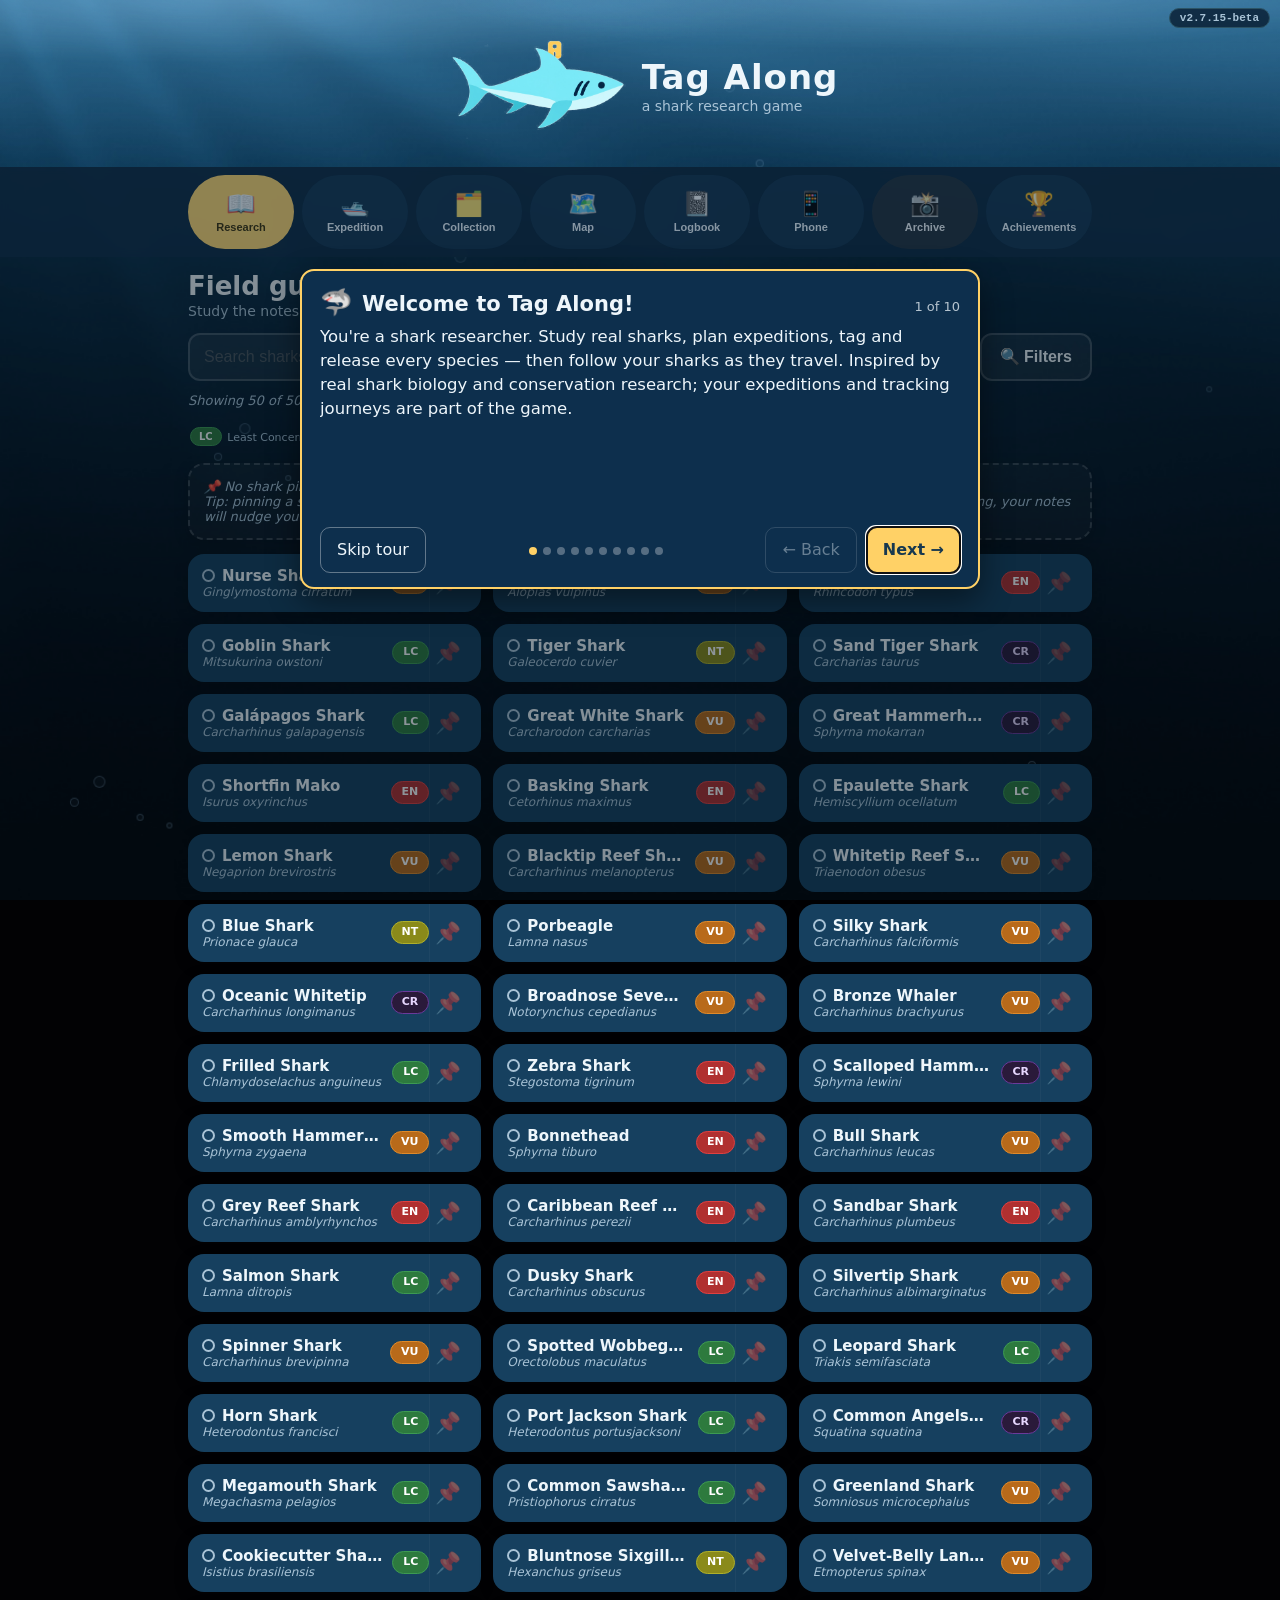
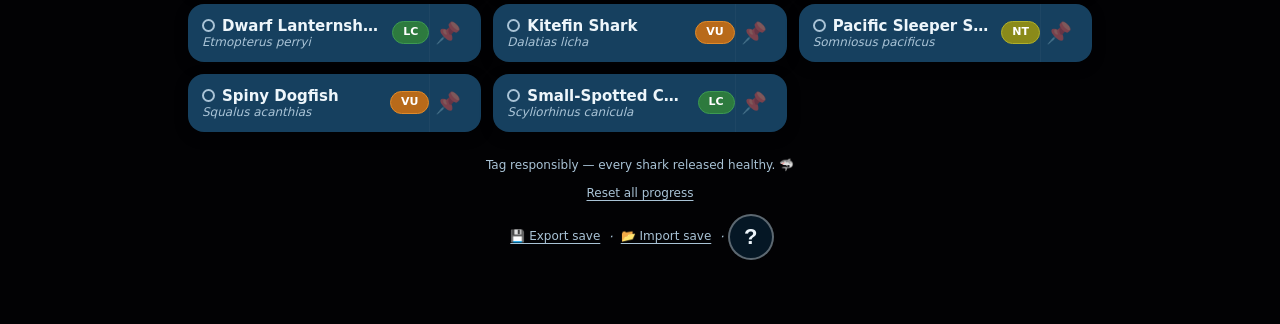
<file: index.html>
<!DOCTYPE html>
<html lang="en">
<head>
  <meta charset="UTF-8" />
  <meta name="viewport" content="width=device-width, initial-scale=1, viewport-fit=cover" />
  <meta name="theme-color" content="#17517e" />
  <title>Tag Along — a shark research game</title>
  <link rel="stylesheet" href="style.css" />
</head>
<body>
  <div class="ocean-decor" aria-hidden="true">
    <div class="surface-shimmer"></div>
    <video id="sun-video" class="sun-video" autoplay muted loop playsinline preload="auto" aria-hidden="true"></video>
    <img id="sun-still" class="sun-still" alt="" aria-hidden="true">
    <div class="bubbles"><span></span><span></span><span></span><span></span><span></span><span></span><span></span><span></span><span></span><span></span><span></span><span></span><span></span><span></span><span></span><span></span><span></span><span></span><span></span><span></span><span></span><span></span><span></span><span></span><span></span><span></span></div>
  </div>
  <div class="build-tag" id="buildTag" title="Build version"></div>
  <div class="app">
    <header class="topbar">
      <img src="assets/logo.png" alt="Tag Along logo" class="site-logo">
      <div class="topbar-text">
        <h1>Tag Along</h1>
        <p class="subtitle">a shark research game</p>
      </div>
    </header>

    <nav class="tabs" aria-label="Game sections">
      <button class="tab active" data-tab="research" type="button"><span class="tab-stack"><span class="tab-icon">📖</span><span class="tab-label">Research</span></span></button>
      <button class="tab" data-tab="expedition" type="button"><span class="tab-stack"><span class="tab-icon">🛥️</span><span class="tab-label">Expedition</span></span></button>
      <button class="tab" data-tab="collection" type="button"><span class="tab-stack"><span class="tab-icon">🗂️</span><span class="tab-label">Collection</span></span></button>
      <button class="tab" data-tab="map" type="button"><span class="tab-stack"><span class="tab-icon">🗺️</span><span class="tab-label">Map</span></span></button>
      <button class="tab" data-tab="logbook" type="button"><span class="tab-stack"><span class="tab-icon">📓</span><span class="tab-label">Logbook</span></span></button>
      <button class="tab" data-tab="phone" type="button"><span class="tab-stack"><span class="tab-icon">📱<span id="msgBadge" class="phone-badge hidden">0</span></span><span class="tab-label">Phone</span></span></button>
      <button class="tab tab-locked" data-tab="archive" type="button" disabled aria-disabled="true"><span class="tab-stack"><span class="tab-icon">📸</span><span class="tab-label">Archive<span class="tab-badge hidden" aria-label="new photo">●</span></span></span></button>
      <button class="tab" data-tab="achievements" type="button"><span class="tab-stack"><span class="tab-icon">🏆</span><span class="tab-label">Achievements</span></span></button>
    </nav>

    <!-- v2.7.2: the welcome tour. The card parks in one fixed spot
         under the tab bar for all ten slides; a yellow arrow below
         the tab bar points at the tab being explained. Shows once on
         first visit; the ? button by the save controls replays it. -->
    <div id="tourScrim" class="tour-scrim hidden" aria-hidden="true"></div>
    <div id="tourOverlay" class="tour-overlay hidden" role="dialog" aria-modal="true" aria-label="How to play — a quick tour">
      <div class="tour-card">
        <div class="tour-head">
          <span id="tourIcon" class="tour-icon" aria-hidden="true"></span>
          <h3 id="tourTitle"></h3>
          <span id="tourCount" class="tour-count"></span>
        </div>
        <p id="tourText" class="tour-text"></p>
        <div class="tour-nav">
          <button id="tourSkip" class="tour-btn-ghost" type="button">Skip tour</button>
          <span id="tourDots" class="tour-dots" aria-hidden="true"></span>
          <button id="tourBack" class="tour-btn-ghost" type="button">← Back</button>
          <button id="tourNext" class="tour-btn-main" type="button">Next →</button>
        </div>
      </div>
    </div>
    <div id="tourTabArrow" class="tour-tab-arrow" aria-hidden="true"></div>

    <main>
      <!-- RESEARCH — a true field guide -->
      <section id="tab-research" class="panel active">
        <div class="section-head">
          <h2>Field guide</h2>
          <p>Study the notes. You'll see the real thing when you tag one.</p>
        </div>
        <!-- v0.19.0: field-guide database — search + stacked filters -->
        <div class="guide-tools">
          <input id="guideSearch" type="search" class="guide-search"
            placeholder="Search sharks by name…" aria-label="Search sharks by name" autocomplete="off">
          <button id="filterToggle" class="filter-toggle" type="button" aria-expanded="false" aria-controls="filterPanel">
            🔍 Filters <span id="filterCount" class="count-badge hidden">0</span>
          </button>
        </div>
        <div id="activeChips" class="active-chips"></div>
        <div class="guide-meta">
          <span id="guideCount" class="latin"></span>
          <button id="guideClear" class="hidden" type="button">Clear all</button>
        </div>
        <!-- v1.5.17-beta: IUCN badge key -->
        <p class="iucn-legend" aria-label="IUCN Red List badge key"><span class="status-pill iucn-LC">LC</span> Least Concern &middot; <span class="status-pill iucn-NT">NT</span> Near Threatened &middot; <span class="status-pill iucn-VU">VU</span> Vulnerable &middot; <span class="status-pill iucn-EN">EN</span> Endangered &middot; <span class="status-pill iucn-CR">CR</span> Critically Endangered</p>
        <div id="filterPanel" class="filter-panel hidden">
          <div class="sheet-head">
            <h2>Filters</h2>
            <button id="sheetClose" class="sheet-close" type="button" aria-label="Close filters">Done</button>
          </div>
          <div class="filter-group" data-group="tagged">
            <h3>Status</h3>
            <div class="chip-row" id="filterTagged"></div>
          </div>
          <div class="filter-group" data-group="region">
            <h3>Location</h3>
            <div class="chip-row" id="filterRegion"></div>
          </div>
          <div class="filter-group" data-group="depth">
            <h3>Depth</h3>
            <div class="chip-row" id="filterDepth"></div>
          </div>
          <div class="filter-group" data-group="method">
            <h3>Method</h3>
            <div class="chip-row" id="filterMethod"></div>
          </div>
          <div class="filter-group" data-group="bait">
            <h3>Bait / diet</h3>
            <div class="chip-row" id="filterBait"></div>
          </div>
        </div>
        <div id="pinnedSlot"></div>
        <div id="researchList" class="guide-list"></div>
      </section>

      <!-- EXPEDITION -->
      <section id="tab-expedition" class="panel">
        <div class="section-head">
          <h2>Plan an expedition</h2>
          <p>Choose the water — region, depth, bait, and method. Your research is your targeting: the right combination brings the right sharks. No target species; the sea decides who shows up.</p>
        </div>
        <div id="expeditionPin" class="expedition-pin hidden"></div>
        <!-- v0.22.0: pin-gated soft hint -->
        <div id="pinHint" class="pin-hint hidden" aria-live="polite"></div>

        <div id="planner" class="planner-card">
          <label class="field">
            <span>Region</span>
            <select id="regionSelect"></select>
            <div class="pick-visual" id="regionVisual" aria-hidden="true"></div>
          </label>
          <label class="field">
            <span>Depth</span>
            <select id="depthSelect"></select>
            <div class="pick-visual" id="depthVisual" aria-hidden="true"></div>
          </label>
          <label class="field">
            <span>Bait</span>
            <select id="baitSelect"></select>
            <div class="pick-visual" id="baitVisual" aria-hidden="true"></div>
          </label>
          <label class="field">
            <span>Method</span>
            <select id="methodSelect"></select>
            <div class="pick-visual" id="methodVisual" aria-hidden="true"></div>
          </label>
          <label class="field hidden" id="methodOptField">
            <span id="methodOptLabel">Attractant</span>
            <select id="methodOptSelect"></select>
            <div class="pick-visual" id="methodOptVisual" aria-hidden="true"></div>
          </label>
          <button id="launchBtn" class="primary-button" type="button">🚀 Launch expedition</button>
          <label class="pace-toggle">
            <input type="checkbox" id="quickPace">
            <span>⚡ Quick pace <span class="latin">— shorter beats between log lines</span></span>
          </label>
        </div>

        <div id="diveView" class="dive-view" aria-live="polite">
          <div id="diveScene" class="dive-scene porthole">
            <div class="scenery" id="diveScenery"></div>
            <div class="porthole-waves" aria-hidden="true">
              <div class="pw-layer pw-far"><div class="pw-orbit"><span class="pw-tile"></span><span class="pw-tile"></span><span class="pw-tile"></span><span class="pw-tile"></span><span class="pw-tile"></span><span class="pw-tile"></span></div></div>
              <div class="pw-layer pw-mid"><div class="pw-orbit"><span class="pw-tile"></span><span class="pw-tile"></span><span class="pw-tile"></span><span class="pw-tile"></span><span class="pw-tile"></span><span class="pw-tile"></span></div></div>
              <div class="pw-layer pw-near"><div class="pw-orbit"><span class="pw-tile"></span><span class="pw-tile"></span><span class="pw-tile"></span><span class="pw-tile"></span><span class="pw-tile"></span><span class="pw-tile"></span></div></div>
            </div>
            <div class="porthole-spray splash-a" aria-hidden="true"></div>
            <div class="porthole-spray splash-b" aria-hidden="true"></div>
            <div id="diveShark" class="dive-shark hidden"></div>
          </div>
          <div id="diveLog" class="dive-log"></div>
          <div id="diveActions" class="dive-actions hidden"></div>
        </div>
      </section>

      <!-- COLLECTION -->
      <section id="tab-collection" class="panel">
        <div class="section-head">
          <h2>Official collection book</h2>
          <p id="collectionCountHead" class="collection-count"><strong>0</strong> of <strong>50</strong> species tagged</p>
          <p>Tap a shark to open its full card — there's more in the book than in the field notes.</p>
        </div>
        <div id="trophyShelf"></div>
        <div id="collectionList" class="collection-grid"></div>
        <div class="section-head" style="margin-top:18px">
          <h2>👁️ Field sightings</h2>
          <p>Sharks you watched but didn't tag — spotted, not caught. Pure field notes.</p>
        </div>
        <div id="sightingsList" class="sightings-list"></div>
      </section>

      <!-- MAP — the whole tagged fleet on one globe -->
      <section id="tab-map" class="panel">
        <div class="section-head">
          <h2>Tracking map</h2>
          <p>Every shark you've tagged, out there somewhere. Tap a marker to see who's who — turn on “Track this shark” on a shark's card to draw its full route.</p>
        </div>
        <div class="map-toolbar">
          <button id="mapZoomOut" type="button" aria-label="Zoom out">−</button>
          <button id="mapZoomIn" type="button" aria-label="Zoom in">+</button>
          <button id="mapZoomReset" type="button" aria-label="Reset view">⟲</button>
          <button id="mapCurrentsToggle" type="button" aria-pressed="true">🌊 Currents</button>
        </div>
        <div id="worldMapWrap" class="map-wrap"></div>
        <div id="mapPopup" class="map-popup hidden"></div>
        <div id="mapLegend" class="map-legend"></div>
        <p class="map-credit">Map imagery: NASA Blue Marble Next Generation (<a href="https://creativecommons.org/licenses/by-sa/3.0/" target="_blank" rel="noopener">CC BY-SA 3.0</a>)</p>
        <p class="map-honesty">Illustrative map — positions are approximate and tracks are simplified from the tagging data, not live satellite fixes. The science behind each track lives on the shark's collection card.</p>
      </section>

      <!-- LOGBOOK -->
      <section id="tab-logbook" class="panel">
        <div class="section-head">
          <h2>Expedition logbook</h2>
          <p>A scientist's notebook — every trip, plan and outcome. Compare your attempts; the pattern is the answer.</p>
        </div>
        <!-- v0.22.0: logbook filters -->
        <div class="logbook-filters" id="logbookFilters">
          <label class="filter-label">Outcome
            <select id="logFilterOutcome" class="filter-select">
              <option value="all">All trips</option>
              <option value="tagged">Successful tags</option>
              <option value="resighted">Re-sightings</option>
              <option value="watched">Watched</option>
              <option value="followed">Followed</option>
              <option value="missed">No sharks</option>
            </select>
          </label>
          <label class="filter-label">Region
            <select id="logFilterRegion" class="filter-select">
              <option value="all">All regions</option>
            </select>
          </label>
          <label class="filter-label">Species
            <select id="logFilterSpecies" class="filter-select">
              <option value="all">All species</option>
            </select>
          </label>
          <label class="filter-label">Date
            <select id="logFilterDate" class="filter-select">
              <option value="all">All time</option>
              <option value="7d">Last 7 days</option>
              <option value="30d">Last 30 days</option>
              <option value="1y">Last year</option>
            </select>
          </label>
          <button type="button" id="logFilterClear" class="secondary-button hidden">Clear</button>
        </div>
        <div id="logbookList" class="logbook-list"></div>
      </section>

      <!-- PHONE -->
      <section id="tab-phone" class="panel">
        <div class="phone-screen">
          <div class="phone-statusbar"><span id="phoneTime">--:--</span><span>📶 🔋</span></div>
          <div class="phone-contact">
            <div class="contact-avatar">🦈</div>
            <div class="contact-meta">
              <div class="contact-name">Sarah</div>
              <div class="contact-sub">cousin · resident shark expert</div>
            </div>
          </div>
          <div id="messagesList" class="phone-convo"></div>
          <div id="sarahAsk" class="sarah-ask hidden">
            <p>💡 <strong>Ask Sarah:</strong> she might know something about the shark you're researching.</p>
            <button id="sarahAskBtn" class="secondary-button" type="button"></button>
          </div>
          <div class="phone-composer" aria-hidden="true">
            <span class="composer-field">Message Sarah…</span>
            <span class="composer-send">➤</span>
          </div>
        </div>
      </section>

      <!-- WILD ARCHIVE — real-world media, unlocked by completing the roster -->
      <section id="tab-archive" class="panel">
        <div class="section-head">
          <h2>Wild Archive</h2>
          <p>You know these sharks now. Here they really are — real photographs and footage of the animals you tagged and released, hand-picked for this archive. A few entries also include credited historical or scientific illustrations.</p>
        </div>
        <!-- v1.6.3-beta: Archive search + sort -->
        <div class="guide-tools">
          <input id="archiveSearch" type="search" class="guide-search"
            placeholder="Search your tagged sharks…" aria-label="Search your tagged sharks" autocomplete="off">
        </div>
        <div class="chip-row" role="group" aria-label="Sort archive">
          <button type="button" class="chip" data-asort="name" aria-pressed="true">Name A–Z</button>
          <button type="button" class="chip" data-asort="newest" aria-pressed="false">Newest first</button>
          <button type="button" class="chip" data-asort="oldest" aria-pressed="false">Oldest first</button>
          <button type="button" class="chip" data-asort="iucn" aria-pressed="false">IUCN status</button>
        </div>
        <div id="archiveList" class="guide-list"></div>
      </section>
      <section id="tab-achievements" class="panel">
        <div class="section-head" id="achieveHead">
          <h2>Achievements</h2>
          <p>0 of 0 unlocked</p>
        </div>
        <div id="achieveTrophyShelf"></div>
        <div id="achieveList" class="guide-list"></div>
      </section>
    </main>

    <footer class="foot">
      <p>Tag responsibly — every shark released healthy. 🦈</p>
      <p><button id="resetBtn" class="link-button" type="button">Reset all progress</button></p>
      <p class="latin">
        <button id="exportBtn" class="link-button" type="button">💾 Export save</button> ·
        <button id="importBtn" class="link-button" type="button">📂 Import save</button> ·
        <button id="tourBtn" class="tour-btn" type="button" aria-label="How to play — replay the tour" title="How to play">?</button>
        <input id="importFile" type="file" accept=".json,application/json" class="hidden" />
      </p>
    </footer>
  </div>

  <!-- Reset confirmation -->
  <div id="resetOverlay" class="overlay hidden">
    <div class="phone">
      <div class="phone-head">⚠️ Reset all progress?</div>
      <div class="cert-body">
        <p>This erases <strong>everything</strong>: tagged sharks, sightings, the logbook, messages, tracks, and the win state. A clean slate — no bonuses, no prestige, just a restart.</p>
        <p class="latin">This cannot be undone.</p>
      </div>
      <button id="resetConfirm" class="primary-button" type="button" style="background:#c0392b;color:#fff">Yes, erase everything</button>
      <button id="resetCancel" class="secondary-button" type="button">Cancel</button>
    </div>
  </div>

  <!-- Tagging modal -->
  <div id="tagOverlay" class="overlay hidden">
    <div class="phone">
      <div id="tagForm">
        <div class="phone-head">🏷️ tag your shark</div>
        <div id="tagSharkArt" class="tag-art"></div>
        <div id="tagInfo" class="tag-info"></div>
        <label class="field">
          <span>Nickname <em class="opt">(optional — the research ID below stays either way)</em></span>
          <input id="sharkName" type="text" maxlength="24" placeholder="Name your shark…" />
        </label>
        <button id="tagConfirm" class="primary-button" type="button">Add to collection book</button>
      </div>
      <div id="healthView" class="hidden">
        <div class="phone-head">✅ Tag secure</div>
        <div id="healthArt" class="tag-art"></div>
        <div id="healthInfo" class="tag-info"></div>
        <button id="releaseBtn" class="primary-button" type="button">🌊 Release & keep diving</button>
        <!-- v1.5.8-beta: "return to ship" moved to third — ending the expedition is the last choice. -->
        <button id="tagAlongBtn" class="tagalong-choice" type="button">🦈 Release &amp; tag along with <span id="tagAlongName">this shark</span> →<br><span class="tagalong-sub">ends this expedition — you won't find more sharks today</span></button>
        <button id="releaseShipBtn" class="secondary-button" type="button">⛵ Release & return to ship</button>
      </div>
    </div>
  </div>

  <!-- Collection detail modal -->
  <div id="detailOverlay" class="overlay hidden">
    <div class="phone detail-modal">
      <!-- v1.7.23-beta: top-right ✕ — the bottom Close button sits below the
           fold on mobile (long detail content), leaving no visible exit. -->
      <button id="detailCloseTop" class="modal-close" type="button" aria-label="Close details">✕</button>
      <div id="detailContent"></div>
      <button id="detailClose" class="secondary-button" type="button">Close</button>
    </div>
  </div>

  <!-- Tracking modal -->
  <div id="trackOverlay" class="overlay hidden">
    <div class="phone">
      <button id="trackCloseTop" class="modal-close" type="button" aria-label="Close tracking">✕</button>
      <div id="trackContent"></div>
      <button id="trackClose" class="secondary-button" type="button">Close</button>
    </div>
  </div>

  <!-- v0.22.0: What's New screen -->
  <div id="whatsNewOverlay" class="overlay hidden">
    <div class="phone">
      <button id="whatsNewCloseTop" class="modal-close" type="button" aria-label="Close what's new">✕</button>
      <div id="whatsNewContent"></div>
      <button id="whatsNewClose" class="primary-button" type="button">Let's go diving 🤿</button>
    </div>
  </div>

  <!-- Win state overlay: content is staged by winStep() in script.js -->
  <div id="winOverlay" class="overlay hidden"></div>
  <div id="achieveOverlay" class="overlay hidden"></div>
  <!-- v1.4.0-beta Mira review: tag-along fact overlay — shows the unlocked
       insight on the Map with learned X/3 progression, so the reward is
       readable even at quick pace. -->
  <div id="tagAlongOverlay" class="overlay hidden">
    <div class="phone">
      <div id="tagAlongFactContent"></div>
      <button id="tagAlongFactClose" class="primary-button" type="button">Continue following 🧭</button>
    </div>
  </div>

  <script src="map-data.js"></script>
  <script src="art-data.js"></script>
  <script src="sarah-data.js"></script>
  <script src="bigday-data.js"></script>
  <script src="sharks-data.js"></script>
  <script src="archive-data.js"></script>
  <script src="archive-ui.js"></script>
  <script src="achievements-data.js"></script>
  <script src="game-data.js"></script>
  <script src="assets/art-loader.js"></script>
  <script src="script.js"></script>
  <!-- Avery + Mira + Roman — the ones who built this little ocean. 🦈 -->
</body>
</html>
</file>
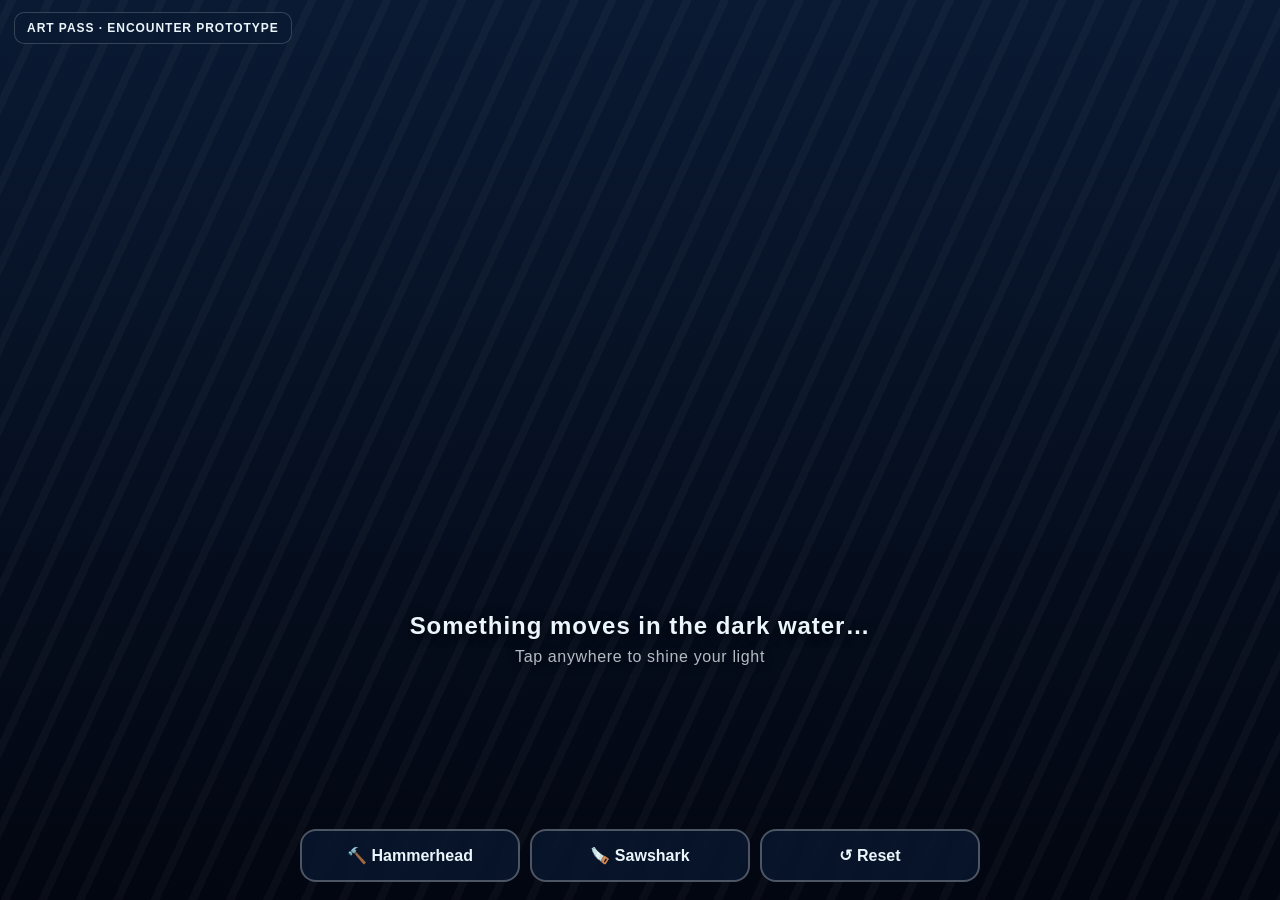
<file: art-pass/prototype/encounter.html>
<!DOCTYPE html>
<html lang="en">
<head>
<meta charset="UTF-8">
<meta name="viewport" content="width=device-width, initial-scale=1.0, viewport-fit=cover">
<title>Tag Along — Art Pass Encounter Prototype</title>
<style>
  * { margin: 0; padding: 0; box-sizing: border-box; }
  html, body { height: 100%; overflow: hidden; }
  body {
    font-family: -apple-system, BlinkMacSystemFont, "Segoe UI", Roboto, sans-serif;
    background: #020610;
    color: #eaf6fb;
    -webkit-tap-highlight-color: transparent;
    user-select: none;
    -webkit-user-select: none;
  }

  /* Underwater scene */
  .scene {
    position: fixed; inset: 0;
    background: linear-gradient(180deg, #0a1a33 0%, #020610 100%);
    overflow: hidden;
    cursor: pointer;
  }
  .rays {
    position: absolute; inset: -40px; opacity: 0.12; z-index: 1;
    background: repeating-linear-gradient(115deg, transparent 0 26px, rgba(255,255,255,0.25) 26px 34px);
    animation: sway 7s ease-in-out infinite alternate;
    pointer-events: none;
  }
  @keyframes sway { from { transform: translateX(-14px); } to { transform: translateX(14px); } }

  /* Marine snow */
  .snow {
    position: absolute; top: -6px; border-radius: 50%;
    background: rgba(255,255,255,0.5); z-index: 1;
    animation: snowfall linear infinite; pointer-events: none;
  }
  @keyframes snowfall { from { transform: translateY(0); } to { transform: translateY(110vh); } }

  /* Silhouette: swims across */
  .silhouette-wrap {
    position: absolute; z-index: 3;
    top: 38%; left: 0;
    width: 62vw; max-width: 520px; min-width: 280px;
    transform: translateX(110vw);
    animation: swim-across 9s linear infinite;
    pointer-events: none;
    /* Restrained underwater edge highlight for contrast against dark water */
    filter: drop-shadow(0 8px 18px rgba(0,0,0,0.55)) drop-shadow(0 0 12px rgba(120,170,220,0.28));
  }
  .silhouette-wrap img {
    width: 100%; height: auto; display: block;
    animation: bob 3.2s ease-in-out infinite;
  }
  @keyframes swim-across {
    0% { transform: translateX(110vw); }
    100% { transform: translateX(-90vw); }
  }
  @keyframes bob {
    0%, 100% { transform: translateY(-8px) rotate(-1.2deg); }
    50% { transform: translateY(10px) rotate(1.2deg); }
  }

  /* Prompt text */
  .prompt {
    position: absolute; z-index: 5;
    bottom: 26%; left: 0; right: 0;
    text-align: center; pointer-events: none;
    transition: opacity 0.5s ease;
  }
  .prompt p {
    font-size: clamp(17px, 4.5vw, 24px);
    font-weight: 600; letter-spacing: 0.04em;
    text-shadow: 0 2px 12px rgba(0,0,0,0.8);
    animation: pulse 2.4s ease-in-out infinite;
  }
  .prompt .sub {
    margin-top: 8px; font-size: clamp(13px, 3.5vw, 16px);
    font-weight: 400; opacity: 0.75; animation: none;
  }
  @keyframes pulse { 0%,100% { opacity: 0.65; } 50% { opacity: 1; } }

  /* Reveal: full-colour illustration */
  .reveal {
    position: absolute; z-index: 4;
    top: 50%; left: 50%;
    width: 86vw; max-width: 640px;
    transform: translate(-50%, -50%) scale(0.6);
    opacity: 0; pointer-events: none;
    transition: opacity 0.9s ease, transform 1.1s cubic-bezier(0.22, 1, 0.36, 1);
    filter: drop-shadow(0 14px 34px rgba(0,0,0,0.6));
  }
  .reveal img { width: 100%; height: auto; display: block; }
  .reveal .caption {
    text-align: center; margin-top: 10px;
    opacity: 0; transition: opacity 0.8s ease 0.5s;
  }
  .reveal .caption .common {
    font-size: clamp(20px, 5.5vw, 30px); font-weight: 800; letter-spacing: 0.02em;
    text-shadow: 0 2px 14px rgba(0,0,0,0.85);
  }
  .reveal .caption .latin {
    font-size: clamp(14px, 3.8vw, 18px); font-style: italic; opacity: 0.8; margin-top: 4px;
    text-shadow: 0 2px 10px rgba(0,0,0,0.85);
  }

  /* Revealed state */
  .scene.revealed .silhouette-wrap { animation-play-state: paused; opacity: 0; transition: opacity 0.6s ease; }
  .scene.revealed .prompt { opacity: 0; }
  .scene.revealed .reveal { opacity: 1; transform: translate(-50%, -50%) scale(1); pointer-events: auto; }
  .scene.revealed .reveal .caption { opacity: 1; }

  /* Flash on reveal */
  .flash {
    position: absolute; inset: 0; z-index: 6;
    background: radial-gradient(ellipse at center, rgba(180,220,255,0.35) 0%, transparent 65%);
    opacity: 0; pointer-events: none;
  }
  .scene.revealed .flash { animation: flash 1.2s ease-out; }
  @keyframes flash { 0% { opacity: 1; } 100% { opacity: 0; } }

  /* Controls */
  .controls {
    position: fixed; z-index: 10;
    bottom: max(18px, env(safe-area-inset-bottom)); left: 0; right: 0;
    display: flex; gap: 10px; justify-content: center; padding: 0 16px;
  }
  .controls button {
    flex: 1; max-width: 220px;
    padding: 15px 18px; font-size: 16px; font-weight: 700;
    border: 2px solid rgba(255,255,255,0.28); border-radius: 16px;
    background: rgba(10, 26, 51, 0.72); color: #eaf6fb;
    font-family: inherit; cursor: pointer;
    backdrop-filter: blur(6px); -webkit-backdrop-filter: blur(6px);
    min-height: 52px;
  }
  .controls button:active { transform: scale(0.97); background: rgba(20, 44, 80, 0.85); }

  .badge {
    position: fixed; z-index: 10;
    top: max(12px, env(safe-area-inset-top)); left: 14px;
    font-size: 12px; font-weight: 700; letter-spacing: 0.08em;
    background: rgba(10,26,51,0.7); padding: 8px 12px; border-radius: 10px;
    border: 1px solid rgba(255,255,255,0.18);
    backdrop-filter: blur(6px); -webkit-backdrop-filter: blur(6px);
  }

  @media (prefers-reduced-motion: reduce) {
    .silhouette-wrap, .silhouette-wrap img, .rays, .snow, .prompt p { animation: none !important; }
    .silhouette-wrap { transform: translateX(55vw); }
    .reveal { transition: opacity 0.3s ease; }
  }
</style>
</head>
<body>

<div class="scene" id="scene">
  <div class="rays"></div>
  <div id="snow"></div>

  <div class="silhouette-wrap" id="silWrap">
    <img id="silImg" src="" alt="Shark silhouette">
  </div>

  <div class="prompt" id="prompt">
    <p>Something moves in the dark water…</p>
    <p class="sub">Tap anywhere to shine your light</p>
  </div>

  <div class="flash"></div>

  <div class="reveal" id="reveal">
    <img id="revealImg" src="" alt="Revealed shark">
    <div class="caption">
      <div class="common" id="capCommon"></div>
      <div class="latin" id="capLatin"></div>
    </div>
  </div>
</div>

<div class="badge">ART PASS · ENCOUNTER PROTOTYPE</div>

<div class="controls">
  <button id="btnHammer">🔨 Hammerhead</button>
  <button id="btnSaw">🪚 Sawshark</button>
  <button id="btnReset">↺ Reset</button>
</div>

<script>
const SPECIES = {
  hammer: {
    sil: '../stage1/hammerhead-silhouette.png',
    art: '../stage1/hammerhead-illustration.png',
    common: 'Great Hammerhead',
    latin: 'Sphyrna mokarran'
  },
  saw: {
    sil: '../stage1/sawshark-silhouette.png',
    art: '../stage1/sawshark-illustration.png',
    common: 'Common Sawshark',
    latin: 'Pristiophorus cirratus'
  }
};

const scene = document.getElementById('scene');
const silImg = document.getElementById('silImg');
const silWrap = document.getElementById('silWrap');
const revealImg = document.getElementById('revealImg');

function loadSpecies(key) {
  const s = SPECIES[key];
  // Restart swim animation for the new silhouette
  silWrap.style.animation = 'none';
  silImg.src = s.sil;
  revealImg.src = s.art;
  document.getElementById('capCommon').textContent = s.common;
  document.getElementById('capLatin').textContent = s.latin;
  scene.classList.remove('revealed');
  // Force reflow, restart swim
  void silWrap.offsetWidth;
  silWrap.style.animation = '';
  silWrap.style.opacity = '';
}

function reveal() {
  if (!scene.classList.contains('revealed')) {
    scene.classList.add('revealed');
  }
}

scene.addEventListener('click', reveal);
scene.addEventListener('touchend', (e) => {
  // Avoid double-firing with click
  if (e.cancelable) e.preventDefault();
  reveal();
}, { passive: false });

document.getElementById('btnHammer').addEventListener('click', (e) => { e.stopPropagation(); loadSpecies('hammer'); });
document.getElementById('btnSaw').addEventListener('click', (e) => { e.stopPropagation(); loadSpecies('saw'); });
document.getElementById('btnReset').addEventListener('click', (e) => {
  e.stopPropagation();
  scene.classList.remove('revealed');
  void silWrap.offsetWidth;
  silWrap.style.animation = 'none';
  void silWrap.offsetWidth;
  silWrap.style.animation = '';
  silWrap.style.opacity = '';
});

// Marine snow
(function() {
  const holder = document.getElementById('snow');
  for (let i = 0; i < 28; i++) {
    const s = document.createElement('div');
    s.className = 'snow';
    const size = 2 + Math.random() * 4;
    s.style.width = s.style.height = size + 'px';
    s.style.left = Math.random() * 100 + 'vw';
    s.style.animationDuration = (6 + Math.random() * 9) + 's';
    s.style.animationDelay = (-Math.random() * 12) + 's';
    s.style.opacity = 0.25 + Math.random() * 0.4;
    holder.appendChild(s);
  }
})();

// Start with hammerhead
loadSpecies('hammer');
</script>
</body>
</html>
</file>
<file: style.css>
:root {
  --bg-deep: #0b2237;
  --bg-panel: #123049;
  --bg-card: #16405f;
  --bg-soft: #0e2a42;
  --ink: #eef6fb;
  --ink-dim: #a9c3d6;
  --accent: #ffd166;
  --accent-ink: #3a2b00;
  --teal: #4fd1c5;
  --coral: #ff8fa3;
  --radius: 16px;
}

* { box-sizing: border-box; }

/* Dark fallback for overscroll areas; also keeps body's transparent
   background off the canvas so the fixed gradient layer paints cleanly. */
html { background: #000; } /* v1.5.28-beta: pure black — no blue in overscroll */

body {
  margin: 0;
  /* v1.5.8-beta: kill double-tap zoom on touch devices; pinch zoom still works. */
  touch-action: manipulation;
  font-family: "Trebuchet MS", "Segoe UI", system-ui, sans-serif;
  /* v2.3.0-beta: solid abyssal base (#020204) matching the video's bottom edge.
     The underwater videos (landscape/portrait) carry the full gradient. */
  background: #020204;
  color: var(--ink);
  min-height: 100vh;
  min-height: 100dvh; /* v1.5.27-beta: dynamic viewport height tracks iPad Safari's collapsing toolbar */
  position: relative;
}

.app { max-width: 640px; margin: 0 auto; padding: 12px 14px 40px; position: relative; z-index: 1; }
/* v0.19.1: underwater ambience — sits behind the app, never interactive.
   Document-positioned (not viewport-fixed): the surface and light
   belong to actual depths, so scrolling feels like descending. */
.ocean-decor { position: absolute; inset: 0; z-index: 0; pointer-events: none; overflow: hidden; }
/* The surface, just below the title card. */
.surface-shimmer {
  position: absolute; top: 0; left: -4%; right: -4%; height: 210px; /* v1.4.8: oversized so the ±2% drift never exposes an edge (was showing dark bars) */
  background:
    radial-gradient(60% 90px at 20% 0%, rgba(170,220,255,0.28), transparent 70%),
    radial-gradient(50% 70px at 70% 0%, rgba(170,220,255,0.20), transparent 70%),
    linear-gradient(180deg, rgba(160,210,250,0.22) 0%, transparent 85%);
  animation: shimmer-drift 14s ease-in-out infinite alternate;
}
@keyframes shimmer-drift {
  from { transform: translateX(-2%); opacity: 0.85; }
  to { transform: translateX(2%); opacity: 1; }
}
/* v2.3.0-beta: the underwater background is a pair of looping videos by Mira —
   underwater-landscape.mp4 (16:9) and underwater-portrait.mp4 (9:16, separately
   composed). JS picks the right one for the viewport orientation. Upper-left
   illumination, gentle drift, surface shimmer — the natural sunlight look.
   Video decoding uses dedicated hardware; the old 8-span CSS caustics system
   (v2.1.0-v2.1.5) broke iPad Safari and is long gone. */
.sun-video {
  position: fixed; inset: 0; width: 100%; height: 100%;
  object-fit: cover; z-index: -1; pointer-events: none;
}
/* v2.3.0-beta: static fallback — the matching poster frame. Shown while the
   video loads, if autoplay fails, and for reduced-motion users (sunlight
   without movement). JS swaps the src for orientation. */
.sun-still {
  display: none;
  position: fixed; inset: 0; width: 100%; height: 100%;
  object-fit: cover; z-index: -1; pointer-events: none;
}

/* Slow rising bubbles — viewport-fixed for a little continuous life while scrolling.
   v1.7.25-beta: bubbles are driven by a tiny time-based JS loop in
   script.js (initBubbles), NOT by CSS keyframe animations. Still 8 columns, 2-5 bubbles each. The v1.7.22 CSS
   port and the v1.7.23 explicit-transform + will-change fix both still left
   bubbles frozen at the bottom on Avery's iPad (DuckDuckGo / WKWebView):
   the full-riser columns launch from below the viewport, and iOS WKWebView
   does not reliably tick compositor animations for layers created fully
   offscreen (desktop WebKit and Chromium run the same CSS fine — this is
   iOS-specific; the caustics rays, which launch onscreen, were never
   affected). A time-based loop recomputes every bubble's position from
   the rAF timestamp each frame, so a bubble can pause while the main thread
   is busy but can never get permanently stuck at a wrong position;
   backgrounding/foregrounding resumes cleanly for the same reason.
   Per-bubble config lives here as custom properties (single source of
   truth); the loop reads them via getComputedStyle. --bubble-rise is the
   total travel (vh); --bubble-duration / --bubble-delay are in seconds
   (delay is negative: the bubble starts partway through its rise, so the
   screen is full of bubbles at load instead of launching one wave).
   Motion is pixel-identical to the old keyframes: linear rise plus the
   same 0→2→20→24px drift and 0→0.85→0.45→0 opacity envelope — see
   bubbleFrameAt() in script.js. */
.bubbles { position: fixed; inset: 0; pointer-events: none; }
.bubbles span {
  position: absolute; border-radius: 50%;
  border: 1.5px solid rgba(180,220,250,0.35); background: rgba(180,220,250,0.06);
  opacity: 0;
}
/* column A — full riser, 4 bubbles */
.bubbles span:nth-child(1)  { left: 7%;    bottom: -20px; --bubble-rise: -105vh; width: 12px; height: 12px; --bubble-delay: -1s;  --bubble-duration: 18s; }
.bubbles span:nth-child(2)  { left: 10.5%; bottom: -20px; --bubble-rise: -105vh; width: 7px;  height: 7px;  --bubble-delay: -1s;  --bubble-duration: 24s; }
.bubbles span:nth-child(3)  { left: 5.2%;  bottom: -20px; --bubble-rise: -105vh; width: 9px;  height: 9px;  --bubble-delay: -1s;  --bubble-duration: 21s; }
.bubbles span:nth-child(4)  { left: 12.8%; bottom: -20px; --bubble-rise: -105vh; width: 6px;  height: 6px;  --bubble-delay: -1s;  --bubble-duration: 26s; }
/* column B — mid hop, 3 bubbles */
.bubbles span:nth-child(5)  { left: 18%;   bottom: 30%; --bubble-rise: -55vh; width: 11px; height: 11px; --bubble-delay: -6s;  --bubble-duration: 19s; }
.bubbles span:nth-child(6)  { left: 21.7%; bottom: 30%; --bubble-rise: -55vh; width: 6px;  height: 6px;  --bubble-delay: -6s;  --bubble-duration: 25s; }
.bubbles span:nth-child(7)  { left: 16.1%; bottom: 30%; --bubble-rise: -55vh; width: 8px;  height: 8px;  --bubble-delay: -6s;  --bubble-duration: 22s; }
/* column C — full riser, 4 bubbles */
.bubbles span:nth-child(8)  { left: 30%;   bottom: -20px; --bubble-rise: -105vh; width: 8px;  height: 8px;  --bubble-delay: -11s; --bubble-duration: 22s; }
.bubbles span:nth-child(9)  { left: 34.2%; bottom: -20px; --bubble-rise: -105vh; width: 12px; height: 12px; --bubble-delay: -11s; --bubble-duration: 18s; }
.bubbles span:nth-child(10) { left: 27.5%; bottom: -20px; --bubble-rise: -105vh; width: 6px;  height: 6px;  --bubble-delay: -11s; --bubble-duration: 26s; }
.bubbles span:nth-child(11) { left: 32.8%; bottom: -20px; --bubble-rise: -105vh; width: 10px; height: 10px; --bubble-delay: -11s; --bubble-duration: 20s; }
/* column D — short hop, 2 bubbles */
.bubbles span:nth-child(12) { left: 43%;   bottom: 55%; --bubble-rise: -38vh; width: 9px; height: 9px; --bubble-delay: -4s;  --bubble-duration: 21s; }
.bubbles span:nth-child(13) { left: 46.3%; bottom: 55%; --bubble-rise: -38vh; width: 7px; height: 7px; --bubble-delay: -4s;  --bubble-duration: 24s; }
/* column E — full riser, 5 bubbles */
.bubbles span:nth-child(14) { left: 55%;   bottom: -20px; --bubble-rise: -105vh; width: 10px; height: 10px; --bubble-delay: -16s; --bubble-duration: 20s; }
.bubbles span:nth-child(15) { left: 59.1%; bottom: -20px; --bubble-rise: -105vh; width: 12px; height: 12px; --bubble-delay: -16s; --bubble-duration: 18s; }
.bubbles span:nth-child(16) { left: 52.4%; bottom: -20px; --bubble-rise: -105vh; width: 6px;  height: 6px;  --bubble-delay: -16s; --bubble-duration: 26s; }
.bubbles span:nth-child(17) { left: 57.6%; bottom: -20px; --bubble-rise: -105vh; width: 8px;  height: 8px;  --bubble-delay: -16s; --bubble-duration: 22s; }
.bubbles span:nth-child(18) { left: 61.3%; bottom: -20px; --bubble-rise: -105vh; width: 7px;  height: 7px;  --bubble-delay: -16s; --bubble-duration: 24s; }
/* column F — mid riser, 3 bubbles */
.bubbles span:nth-child(19) { left: 68%;   bottom: 20%; --bubble-rise: -70vh; width: 11px; height: 11px; --bubble-delay: -9s;  --bubble-duration: 19s; }
.bubbles span:nth-child(20) { left: 71.9%; bottom: 20%; --bubble-rise: -70vh; width: 6px;  height: 6px;  --bubble-delay: -9s;  --bubble-duration: 25s; }
.bubbles span:nth-child(21) { left: 65.8%; bottom: 20%; --bubble-rise: -70vh; width: 9px;  height: 9px;  --bubble-delay: -9s;  --bubble-duration: 21s; }
/* column G — full riser, 3 bubbles */
.bubbles span:nth-child(22) { left: 80%;   bottom: -20px; --bubble-rise: -105vh; width: 8px;  height: 8px;  --bubble-delay: -2s;  --bubble-duration: 22s; }
.bubbles span:nth-child(23) { left: 83.6%; bottom: -20px; --bubble-rise: -105vh; width: 12px; height: 12px; --bubble-delay: -2s;  --bubble-duration: 18s; }
.bubbles span:nth-child(24) { left: 77.9%; bottom: -20px; --bubble-rise: -105vh; width: 7px;  height: 7px;  --bubble-delay: -2s;  --bubble-duration: 24s; }
/* column H — full riser, 2 bubbles.
   v1.8.1-beta: was a short hop (bottom: 45%, rise -45vh) — far-right
   bubbles appeared halfway up, leaving a bubble-less bottom-right corner.
   Now a full riser like columns A/C/E/G. */
.bubbles span:nth-child(25) { left: 90%;   bottom: -20px; --bubble-rise: -105vh; width: 10px; height: 10px; --bubble-delay: -13s; --bubble-duration: 20s; }
.bubbles span:nth-child(26) { left: 93.2%; bottom: -20px; --bubble-rise: -105vh; width: 6px;  height: 6px;  --bubble-delay: -13s; --bubble-duration: 26s; }
/* Calm waters for those who need them. */
@media (prefers-reduced-motion: reduce) {
  .surface-shimmer, .bubbles span { animation: none; }
  /* v2.2.0-beta: reduced-motion users get the still sunbeams (no movement),
     not a sunless gradient. The video hides; the still image shows. */
  .sun-video { display: none; }
  .sun-still { display: block; }
  .bubbles { display: none; }
}
/* v0.10.4: safety net — no flex row may ever widen the page again.
   `clip` (not `hidden`) keeps position:sticky working on the tab bar. */
body { overflow-x: clip; }

/* Build number — top corner, always visible, bump every release. */
.build-tag {
  position: fixed; top: 8px; right: 10px; z-index: 40;
  font-family: ui-monospace, "SF Mono", Menlo, Consolas, monospace;
  font-size: 11px; font-weight: 700; color: var(--ink-dim);
  background: rgba(11, 34, 55, 0.85); border: 1px solid #2c5364;
  border-radius: 999px; padding: 3px 10px; pointer-events: none;
}

/* v1.5.1: tighter header — less vertical room around the logo/title/tab bar */
/* v1.6.1-beta: bigger logo, tighter margins still */
/* v2.4.1-beta: tight header on all screens — shark left of title (was stacked on
   mobile), just a few px between logo top and page top, shark sitting just
   above the tab bar. */
.topbar { display: flex; align-items: center; justify-content: center; gap: 10px; text-align: left; padding: 4px 8px 2px; }
.site-logo { display: block; height: 53px; width: auto; margin: 0; flex: none; border-radius: 8px; }
.topbar-text { min-width: 0; }
.topbar h1 { margin: 0 0 1px; font-size: 28px; letter-spacing: 1px; }
.subtitle { margin: 0; color: var(--ink-dim); font-size: 13px; }
/* v1.4.0: desktop — bigger logo, same tight crop. */
@media (min-width: 1024px) {
  .topbar { gap: 12px; padding: 3px 8px 2px; }
  /* v1.4.15-beta: logo 150% bigger — it's a logo, give it presence */
  /* v1.6.1-beta: bigger still */
  /* v2.5.2-beta: restored to original 190px (Avery) — tightness from padding, not shrinking */
  .site-logo { height: 132px; }
  .topbar h1 { font-size: 34px; }
  .subtitle { font-size: 14px; }
}
.eyebrow {
  margin: 0; font-size: 11px; letter-spacing: 3px; color: var(--ink-dim);
}

/* v1.4.0: full-bleed tab band — the dark band spans the viewport edge to edge
   while the buttons stay aligned to the content column (the inner padding
   restores the exact content inset). Fixed grid tracks keep every tab the
   same width even on sparse rows (Archive locked: 7 tabs); the locked tab
   stays display:none, never a fake placeholder. */
/* v1.4.2: tab buttons centered in the middle of the full-width dark
   band (not left-aligned). Fixed max-width columns, centered as a group. */
/* v1.5.7: flex (not grid) at ALL breakpoints — grid's justify-content
   left the tab group off-center on iPad Safari; flex-wrap + center
   centers every row reliably. No transforms. */
/* v1.5.16: grid is now the BASE tab layout. iPad Safari kept ignoring
   flex-wrap: nowrap AND the tablet media queries didn't reliably match, so
   tabs wrapped anyway. display:grid + repeat(8, 1fr) on the base rule
   applies everywhere by default and structurally cannot wrap. Only phones
   (<560px) override with repeat(4, 1fr) for the 4+4 layout.
   No transforms, no compositing. */
.tabs {
  display: grid; grid-template-columns: repeat(8, 1fr); gap: 8px;
  margin: 14px calc(50% - 50vw);
  position: sticky; top: 0; z-index: 5;
  background: rgba(11, 34, 55, 0.92); padding: 8px calc(50vw - 50%);
  backdrop-filter: blur(4px);
  align-items: stretch;
}
/* v1.4.0: equal-height tabs — every .tab is a 3-row stack
   (count/icon/label); tabs without a count use an invisible spacer with
   identical dimensions, so all buttons are naturally the same height. */
.tab {
  flex: 0 1 108px;
  border: 2px solid transparent; border-radius: 999px;
  background: var(--bg-panel); color: var(--ink);
  padding: 10px 4px; font-size: 14px; font-weight: 700; cursor: pointer;
  display: flex; align-items: center; justify-content: center; text-align: center;
  min-width: 0; box-sizing: border-box;
}
.tab.active { background: var(--accent); color: var(--accent-ink); }
/* v1.5.11: locked Archive tab — visible but greyed out and unclickable.
   Keeps the tab count stable at 8 so the bar never re-wraps. */
.tab[disabled], .tab.tab-locked {
  opacity: 0.45; cursor: not-allowed; filter: grayscale(0.6);
}
.count-badge {
  background: var(--bg-deep); color: var(--ink); border-radius: 999px;
  padding: 1px 8px; font-size: 12px; margin-left: 2px;
}
.tab.active .count-badge { background: rgba(0,0,0,0.15); color: var(--accent-ink); }
/* v1.4.0: Phone notification badge — a small familiar red circular
   app-notification badge at the top-right of the Phone icon. The unread
   count is real text (never red-alone); updateMsgBadge() also sets an
   aria-label on the tab with the conversation count. Static: no animation. */
.tab-icon { position: relative; display: inline-block; }
/* v1.4.2: bigger tab emojis on desktop — icons only, labels unchanged */
@media (min-width: 1024px) {
  .tab-icon { font-size: 24px; }
}
/* v1.7.7-beta: badge number vertically centered via flexbox — the old
   line-height centering left the digit sitting low in the bubble. */
.phone-badge {
  position: absolute; top: -8px; right: -12px;
  min-width: 20px; height: 20px; border-radius: 999px;
  background: #ff3b30; color: #fff;
  font-size: 11px; font-weight: 800; text-align: center;
  display: inline-flex; align-items: center; justify-content: center;
  padding: 0 5px; pointer-events: none;
  border: 2px solid var(--bg-panel); box-sizing: border-box;
}
.phone-badge.hidden { display: none; }
.tab.active .phone-badge { border-color: var(--accent); }
/* v0.24.0: Archive new-photo indicator — a dot plus aria-label, not color alone. */
.tab-badge { color: var(--accent); font-size: 12px; margin-left: 4px; vertical-align: super; }
.tab-badge.hidden { display: none; }
/* v1.4.0: stacked count tabs — count above, icon middle, label below
   (Collection, Achievements). Inline-flex centering on .tab keeps every
   other tab's label on one consistent vertical level. */
.tab-stack { display: inline-flex; flex-direction: column; align-items: center; justify-content: center; gap: 2px; line-height: 1.25; }
.tab-stack .count-badge { margin-left: 0; font-size: 11px; }
.tab-stack .tab-label { font-size: 11px; }
/* v1.4.0: invisible count-row spacer — same box dimensions as .count-badge
   inside .tab-stack, so every tab is 3 rows tall even without a count. */
/* v0.10.4: on phones the six tab pills' minimum width exceeds the viewport,
   so they used to overflow the page and leave a dead strip on the right.
   Two rows of three keeps every tab visible and tappable with no overflow.
   (Review fix: this block sits AFTER the general .tab rule — equal
   specificity, so source order decides.) */
@media (max-width: 559px) {
  /* v1.5.14: two rows of 4 via grid — repeat(4, 1fr) can't wrap unevenly. */
  .tabs { display: grid; grid-template-columns: repeat(4, 1fr); gap: 6px; }
  .tab { font-size: 12px; padding: 10px 2px; min-width: 0; }
  /* v1.4.0: Avery — count tabs keep the column stack on phones too:
     count on top, icon on its own row, label below (Collection, Achievements). */
  .dive-scene { top: 160px; }
}
/* v1.5.16: grid(8) now inherited from the base .tabs rule — these queries
   only tune gap, type size, and label truncation. */
@media (min-width: 560px) and (max-width: 699px) {
  .tabs { gap: 4px; }
  .tab { min-width: 0; font-size: 9px; padding: 8px 1px; }
  .tab-icon { font-size: 14px; }
  .tab-stack { min-width: 0; max-width: 100%; }
  .tab-label { white-space: nowrap; overflow: hidden; text-overflow: ellipsis; max-width: 100%; }
}
@media (min-width: 700px) and (max-width: 1023px) {
  .tabs { gap: 6px; }
  .tab { min-width: 0; font-size: 10px; padding: 8px 2px; }
  .tab-icon { font-size: 16px; }
  .tab-stack { min-width: 0; max-width: 100%; }
  .tab-label { white-space: nowrap; overflow: hidden; text-overflow: ellipsis; max-width: 100%; }
}

.panel { display: none; }
.panel.active { display: block; animation: fadein 0.25s ease; }
@keyframes fadein { from { opacity: 0; transform: translateY(6px); } to { opacity: 1; } }

.section-head h2 { margin: 8px 0 2px; font-size: 22px; }
.section-head p { margin: 0 0 14px; color: var(--ink-dim); font-size: 14px; }

.card-list { display: grid; gap: 12px; }

.species-card, .planner-card, .book-card {
  background: var(--bg-card); border-radius: var(--radius);
  padding: 14px; box-shadow: 0 4px 14px rgba(0,0,0,0.25);
}
.species-card h3 { margin: 0; font-size: 18px; }
.latin { color: var(--ink-dim); font-style: italic; font-size: 13px; margin: 2px 0 8px; }
/* v1.6.0-beta: full scientific name in expanded Collection/Archive cards —
   larger and more prominent than the inline latin. */
.detail-scientific { font-size: 15px; margin: 4px 0 10px; }
/* v1.7.15-beta: achievement hints wrap fully. Two lines still truncated
   hints like "The collection book is officially…" into unreadability —
   now the hint takes as many lines as it needs, on mobile and iPad. */
.guide-row-head .latin.ach-hint {
  white-space: normal;
  display: block;
  overflow: visible;
  text-overflow: clip;
}
/* v1.7.19-beta: achievement cards stack — icon beside a vertical name/hint
   stack instead of name and hint side-by-side. Saves horizontal room. */
.guide-row-head.ach-stack { align-items: flex-start; }
.guide-row-head .ach-icon { flex: none; line-height: 1.25; }
.guide-row-head .ach-texts {
  display: flex; flex-direction: column; min-width: 0; flex: 1; gap: 3px;
}
/* v1.7.19-beta Mira review: achievement names wrap within the vertical stack
   instead of truncating — the stack has room, so no ellipsis needed here. */
.guide-row-head .ach-texts .guide-row-name { flex: none; white-space: normal; overflow: visible; text-overflow: clip; }
.guide-row-head .ach-texts .ach-hint { flex: none; }
/* v1.7.23-beta: achievement cards are identical height across ALL rows, not
   just within each row. The grid tracks themselves are equal:
   grid-auto-rows: minmax(140px, 1fr) keeps every implicit row at least 140px
   while wrapping stays automatic; align-items: stretch pulls every card to
   fill its track (overrides the align-items:start on .guide-list at the
   768px+ breakpoint from v1.7.22). The per-card min-height is a fallback so
   a single orphan card still holds the 140px floor. */
#achieveList { grid-auto-rows: minmax(140px, 1fr); align-items: stretch; }
#achieveList .guide-row { min-height: 140px; }
/* v2.5.10-beta (Avery): achievement content vertically centred in its
   card — the icon stays at the far left but sits in the middle
   vertically, and the name/hint stack centres with it, instead of
   everything hugging the top of the uniform-height box. Scoped to
   the Achievements grid; Research/Collection guide rows unaffected. */
#achieveList .guide-row { display: flex; }
#achieveList .guide-row-head.ach-stack { flex: 1; align-items: center; }
.status-pill {
  display: inline-block; font-size: 11px; font-weight: 700;
  background: #2c5364; border-radius: 999px; padding: 3px 10px; margin-bottom: 8px;
  color: #fff; border: 1px solid transparent;
  line-height: 1.35; /* v1.7.12-beta: explicit line-height stops iPad Safari clipping badge text */
}
/* v1.4.15-beta: IUCN threat-level color coding — green (safe) to black (critical) */
.status-pill.iucn-LC { background: #2d7a3e; border-color: #3d9a52; }  /* Least Concern — green */
.status-pill.iucn-NT { background: #8a8a1a; border-color: #b0b02a; }  /* Near Threatened — yellow */
.status-pill.iucn-VU { background: #b86a1a; border-color: #e08a2a; }  /* Vulnerable — orange */
.status-pill.iucn-EN { background: #b03030; border-color: #e04040; }  /* Endangered — red */
.status-pill.iucn-CR { background: #2a1a3a; border-color: #6a3a9a; color: #e8d8ff; }  /* Critically Endangered — dark purple */
.status-pill.iucn-DD { background: #4a4a4a; border-color: #6a6a6a; }  /* Data Deficient — grey */
/* v1.5.17-beta: compact IUCN badge key at the top of the field guide */
.iucn-legend { font-size: 11px; color: var(--ink-dim); margin: 8px 2px 14px; line-height: 2.1; }
.iucn-legend .status-pill { font-size: 10px; padding: 2px 8px; margin: 0 2px 0 0; vertical-align: 1px; line-height: 1.35; /* v1.7.12-beta: override inherited 2.1 line-height + more padding so text doesn't clip */ }
/* v1.4.2: full IUCN status line inside expanded field-guide entries */
.iucn-full { font-size: 13px; color: var(--ink-dim); margin: 6px 0; }
/* v1.4.2: prominent collection count at the top of the collection page */
.collection-count { font-size: 16px; margin: 2px 0 8px; }
.collection-count strong { font-size: 20px; }
.research-text { font-size: 14px; line-height: 1.55; color: #dcebf5; margin: 8px 0; }
.hook { font-size: 13px; color: var(--accent); margin: 6px 0 10px; }

.shark-art { text-align: center; margin: 4px 0 8px; }
/* v0.26.0: WebP illustrations in shark-art containers. */
.shark-art img { width: 100%; max-width: 320px; height: auto; display: block; margin: 0 auto; }
.grid-cell .shark-art img { max-width: 100%; }
.shark-art svg { width: 100%; max-width: 320px; height: auto; }

.field { display: block; margin: 10px 0; }
.field span { display: block; font-size: 13px; font-weight: 700; color: var(--ink-dim); margin-bottom: 5px; }
/* v0.9.1: live icon strip under each planner row — a small visual echo of
   the current pick. Pure decoration; the selects stay the source of truth. */
.pick-visual { font-size: 26px; line-height: 1.2; margin-top: 6px; min-height: 32px; }
.pick-visual .pick-dot {
  display: inline-block; width: 26px; height: 15px; border-radius: 50%;
  background: #5b7a99; transform: rotate(-14deg); vertical-align: middle;
}
select, input[type="text"] {
  width: 100%; padding: 11px 12px; font-size: 15px; border-radius: 12px;
  border: 2px solid #2c5364; background: var(--bg-soft); color: var(--ink);
  font-family: inherit;
}
select:focus, input:focus { outline: none; border-color: var(--accent); }
/* v0.13.0: locked regions read as locked, not broken. */
select option:disabled { color: #7a8a9e; }

.primary-button {
  width: 100%; margin-top: 12px; padding: 13px; font-size: 16px; font-weight: 800;
  border: none; border-radius: 14px; cursor: pointer;
  background: var(--accent); color: var(--accent-ink);
  font-family: inherit;
}
.primary-button:active { transform: scale(0.98); }
.primary-button:disabled { opacity: 0.5; cursor: default; }
/* v1.5.8-beta: "Release & keep diving" matches the tag-along yellow gradient. */
#releaseBtn {
  background: linear-gradient(180deg, #ffd166 0%, #f0b429 100%);
  border: 2px solid #b8860b; color: #3a2b00;
}
.secondary-button {
  width: 100%; margin-top: 8px; padding: 11px; font-size: 14px; font-weight: 700;
  border: 2px solid var(--ink-dim); border-radius: 14px; cursor: pointer;
  background: transparent; color: var(--ink); font-family: inherit;
}

/* Dive view */
.dive-view { margin-top: 14px; }
/* v1.4.2: calm idle message in the dive log when showing the porthole */
.dive-idle { color: var(--ink-dim); font-style: italic; text-align: center; padding: 12px 8px; }
.dive-scene {
  position: sticky; top: 196px; z-index: 4;
  height: 190px; border-radius: var(--radius); overflow: hidden;
  border: 2px solid #2c5364;
}
.dive-scene .scenery {
  position: absolute; inset: 0; pointer-events: none; z-index: 0;
}
.dive-scene .scenery svg {
  position: absolute; bottom: 0; left: 0; width: 100%; height: 46%;
}
/* Marine snow in the deep. */
.dive-scene .scenery .snow {
  position: absolute; top: -4px; border-radius: 50%;
  background: rgba(255,255,255,0.55);
  animation: snowfall linear infinite;
}
@keyframes snowfall { from { transform: translateY(0); } to { transform: translateY(200px); } }
/* Background fish: small, dim, clearly behind the action. */
.dive-scene .ambient.bg-fish { opacity: 0.45; filter: blur(0.4px); z-index: 1; }
.dive-scene .dive-shark { z-index: 3; }
@keyframes sway { from { transform: translateX(-14px); } to { transform: translateX(14px); } }

/* v1.4.14: porthole — asset-led boat-window waves. Illustrated wave strips
   (far/mid/near, art by Mira) move as slow parallax layers; one big splash
   hits the glass occasionally. Transform/opacity only, respects
   prefers-reduced-motion.
   v1.4.18: (1) layers stacked tight — almost on top of each other, no gaps;
   (2) OVAL orbital motion — each layer traces a gentle ellipse like real
   water, replacing the one-direction drift; (3) splash is bigger (320px),
   more sudden, and slides down fast — the quickest thing in the scene. */
.dive-scene.porthole {
  /* v1.4.14: sky above the far wave — sun glow + soft CSS clouds, then the
     horizon melts into ocean. Placeholder until Mira art-directs the sky.
     v1.5.1: clouds more defined — harder edges, brighter cores, layered puffs. */
  background:
    radial-gradient(90px 90px at 76% 10%, rgba(255,253,235,0.95), rgba(255,250,220,0.4) 45%, transparent 70%),
    radial-gradient(70px 26px at 14% 8%, rgba(255,255,255,0.95), rgba(255,255,255,0.5) 55%, transparent 85%),
    radial-gradient(95px 30px at 22% 10%, rgba(255,255,255,0.9), rgba(255,255,255,0.4) 60%, transparent 88%),
    radial-gradient(60px 24px at 44% 3%, rgba(255,255,255,0.95), rgba(255,255,255,0.45) 55%, transparent 85%),
    radial-gradient(80px 28px at 52% 5%, rgba(255,255,255,0.85), rgba(255,255,255,0.35) 60%, transparent 88%),
    radial-gradient(85px 30px at 84% 17%, rgba(255,255,255,0.9), rgba(255,255,255,0.45) 55%, transparent 86%),
    radial-gradient(110px 34px at 92% 20%, rgba(255,255,255,0.8), rgba(255,255,255,0.3) 60%, transparent 88%),
    linear-gradient(180deg,
      #a8dcf5 0%, #c9ecfb 13%, #9fd8ec 23%,
      #5d9ec2 31%, #2a6f96 48%, #1a4f70 72%, #103a56 100%);
  overflow: hidden;
}
/* v1.4.10: hide the old underwater diagonal-stripe rays in porthole mode only */
.dive-scene.porthole .rays { display: none; }

/* wave layer container — full-bleed, clips the drifting tiles */
.dive-scene.porthole .porthole-waves {
  position: absolute; inset: 0; z-index: 1; pointer-events: none;
  overflow: hidden;
}
.dive-scene.porthole .pw-layer {
  position: absolute; left: 0; right: 0; overflow: hidden;
}
/* v1.4.18: OVAL orbital motion — each layer traces a gentle ellipse like
   real water, instead of scrolling constantly to one side. A single orbital
   animation per layer (on .pw-orbit) replaces the old drift+bob nesting.
   The 8-stop keyframes trace x=A*cos, y=B*sin for a smooth closed ellipse;
   different periods + phase offsets per layer so they never sync up.
   The strip is 6 tiles wide (way wider than the porthole), so the ±50px
   orbital swing never exposes an edge. Loops seamlessly by construction. */
.dive-scene.porthole .pw-orbit {
  display: flex; width: max-content; height: 100%;
  will-change: transform;
  /* v1.5.1: left buffer so the orbital swing never exposes the strip's
     left edge at the porthole edge — the strip must always cover the view. */
  margin-left: -70px;
}
.dive-scene.porthole .pw-tile {
  flex: none; height: 100%; aspect-ratio: 3 / 1;
  margin-right: -1px; /* swallow subpixel hairline gaps between tiles */
  background-repeat: no-repeat; background-size: 100% 100%;
}
/* v1.4.12: mirror every other tile. Each seam then joins an image edge to
   its own mirror, so the strip tiles seamlessly whatever the PNG edges do.
   The repeating unit is 2 tiles wide, so the drift loop shifts exactly
   2 tiles (1/3 of the 6-tile strip) per cycle. */
.dive-scene.porthole .pw-tile:nth-child(even) {
  transform: scaleX(-1);
}

/* v1.4.16: far sits LOWER, near is BIG — the three layers overlap into
   continuous swells filling the whole porthole, no blue gap underneath.
   far: drift RIGHT 52s linear, bob ±6px on 18s. */

/* v1.4.18: stacked tight — far DOWN, near UP, almost on top of each other */
.dive-scene.porthole .pw-far {
  top: 14%; height: 150px; opacity: 0.7;
}
.dive-scene.porthole .pw-far .pw-tile {
  background-image: url(assets/porthole/drafts/porthole_wave_far_draft.png);
}
/* v1.5.1: pronounced depth gradient — far slowest, near clearly fastest.
   far: 38s, mid: 26s, near: 16s. Faster overall than v1.4.18, near is 2.4x far. */
.dive-scene.porthole .pw-far .pw-orbit {
  animation: pw-orbit-far-x 38s ease-in-out infinite;
  animation-delay: -7s;
}
/* v1.5.5: far Y oscillation lives on the layer itself (nested with X above) */
.dive-scene.porthole .pw-far {
  animation: pw-orbit-far-y 38s ease-in-out infinite;
  animation-delay: -7s;
}

/* mid: pulled up to overlap the far crest — drift LEFT 40s linear, bob ±8px on 15s */
.dive-scene.porthole .pw-mid {
  top: 20%; height: 175px; opacity: 0.85;
}
.dive-scene.porthole .pw-mid .pw-tile {
  background-image: url(assets/porthole/drafts/porthole_wave_mid_draft.png);
}
.dive-scene.porthole .pw-mid .pw-orbit {
  animation: pw-orbit-mid 26s linear infinite;
  animation-delay: -23s;
}

/* near: pulled up to overlap the mid crest — drift RIGHT 32s linear, bob ±10px on 12s */
.dive-scene.porthole .pw-near {
  top: 24%; height: 210px;
}
.dive-scene.porthole .pw-near .pw-tile {
  background-image: url(assets/porthole/drafts/porthole_wave_near_draft.png);
}
.dive-scene.porthole .pw-near .pw-orbit {
  animation: pw-orbit-near 16s linear infinite;
  animation-delay: -11s;
}

/* orbital ellipses: mid/near use 8 stops tracing x=A*cos, y=B*sin;
   far uses split sinusoidal X/Y (see pw-orbit-far-x/y) for a true ellipse.
   far: slowest/gentlest (±30px, ±8px), 38s. mid: medium (±40px, ±10px), 26s.
   near: fastest/liveliest (±50px, ±12px), 16s — clear parallax gradient.
   The splash is still the fastest thing; the water stays calm. */
/* v1.5.5: far layer traces a TRUE smooth ellipse. The old 8-stop linear
   keyframes made the thin (±30px, ±8px) far orbit read as a rectangle —
   straight chords between stops with such a flat ellipse show visible
   corners. Now X oscillates on .pw-orbit and Y on .pw-layer, both with
   ease-in-out (sinusoidal) timing 90° out of phase: x=A*cos, y=B*sin, a
   mathematically smooth ellipse with no corners. Same 38s period and
   ±30/±8px amplitude; mid and near keep their 8-stop paths (Avery is
   happy with those). */
@keyframes pw-orbit-far-x {
  0%   { transform: translateX(30px); }
  50%  { transform: translateX(-30px); }
  100% { transform: translateX(30px); }
}
@keyframes pw-orbit-far-y {
  0%   { transform: translateY(0); }
  25%  { transform: translateY(-8px); }
  50%  { transform: translateY(0); }
  75%  { transform: translateY(8px); }
  100% { transform: translateY(0); }
}
@keyframes pw-orbit-mid {
  0%    { transform: translate(-40px, 0); }
  12.5% { transform: translate(-28px, 7px); }
  25%   { transform: translate(0, 10px); }
  37.5% { transform: translate(28px, 7px); }
  50%   { transform: translate(40px, 0); }
  62.5% { transform: translate(28px, -7px); }
  75%   { transform: translate(0, -10px); }
  87.5% { transform: translate(-28px, -7px); }
  100%  { transform: translate(-40px, 0); }
}
@keyframes pw-orbit-near {
  0%    { transform: translate(0, 12px); }
  12.5% { transform: translate(35px, 8px); }
  25%   { transform: translate(50px, 0); }
  37.5% { transform: translate(35px, -8px); }
  50%   { transform: translate(0, -12px); }
  62.5% { transform: translate(-35px, -8px); }
  75%   { transform: translate(-50px, 0); }
  87.5% { transform: translate(-35px, 8px); }
  100%  { transform: translate(0, 12px); }
}

/* spray on the glass — ONE big splash at a time, brief and snappy.
   Two instances alternate on a 24s cycle, 12s apart: quick appear, FAST
   slide down the glass, quick fade. Most of the glass stays clear.
   v1.5.1: less frequent (was 14s) — the splash is a rare punctuation. */
/* v1.4.18: BIGGER splash (320px), more sudden, FASTER slide — it's the
   fastest thing in the wave scene, the quick punctuation in calm water. */
.dive-scene.porthole .porthole-spray {
  position: absolute; z-index: 4; pointer-events: none;
  width: 320px; height: 320px; opacity: 0;
  background: url(assets/porthole/drafts/porthole_glass_splash_draft.png)
    center / contain no-repeat;
  will-change: transform, opacity;
}
.dive-scene.porthole .splash-a {
  left: 12%; top: -4%;
  animation: pw-spray-1 24s ease-in infinite;
}
.dive-scene.porthole .splash-b {
  left: 56%; top: -6%;
  animation: pw-spray-2 24s ease-in infinite;
  animation-delay: -12s;
}
@keyframes pw-spray-1 {
  0%   { opacity: 0; transform: scale(0.92) translateY(0); }
  2%   { opacity: 0.95; transform: scale(1.08) translateY(0); }
  8%   { opacity: 0.75; transform: scale(1.08) translateY(110px); }
  12%  { opacity: 0; transform: scale(1.08) translateY(140px); }
  100% { opacity: 0; transform: scale(1.08) translateY(140px); }
}
@keyframes pw-spray-2 {
  0%   { opacity: 0; transform: scale(0.88) translateY(0); }
  2%   { opacity: 0.9; transform: scale(1.04) translateY(0); }
  8%   { opacity: 0.7; transform: scale(1.04) translateY(100px); }
  12%  { opacity: 0; transform: scale(1.04) translateY(130px); }
  100% { opacity: 0; transform: scale(1.04) translateY(130px); }
}

@media (prefers-reduced-motion: reduce) {
  /* freeze waves at attractive offsets; no bob, no spray */
  .dive-scene.porthole .pw-orbit,
  .dive-scene.porthole .pw-far,
  .dive-scene.porthole .porthole-spray { animation: none; }
  .dive-scene.porthole .pw-far .pw-orbit { transform: translate(12px, -3px); }
  .dive-scene.porthole .pw-mid .pw-orbit { transform: translate(-15px, 4px); }
  .dive-scene.porthole .pw-near .pw-orbit { transform: translate(8px, -5px); }
  .dive-scene.porthole .porthole-spray { opacity: 0; }
}

.depth-shallow { background: linear-gradient(180deg, #8fd8ef 0%, #2a9db8 100%); }
.depth-surface { background: linear-gradient(180deg, #7cc7e8 0%, #2f88b5 100%); }
.depth-midwater { background: linear-gradient(180deg, #2b6f9e 0%, #10385c 100%); }
.depth-deep { background: linear-gradient(180deg, #0a1a33 0%, #020610 100%); }
.depth-deep .rays, .depth-midwater .rays { opacity: 0.12; }

.dive-shark {
  position: absolute; left: 50%; top: 50%; transform: translate(-50%, -50%);
  width: 78%; height: 88%;
  display: flex; align-items: center; justify-content: center;
  animation: swim 5s ease-in-out infinite;
}
/* v0.26.2: the absolute-positioned flex container had no definite height,
   so vertical centering failed and the shark stayed bottom-clipped. Give it
   a real height, and drop the cap to 130px to leave room for the swim bob
   and the overlaid tap-hint. */
/* v0.26.1: keep the full shark inside the 190px dive scene — wide
   illustrations overflowed and got clipped at the bottom. Cap the height
   and preserve aspect ratio, for both silhouette and reveal phases. */
.dive-shark svg { max-width: 100%; max-height: 130px; width: auto; height: auto; filter: drop-shadow(0 6px 10px rgba(0,0,0,0.4)); }
/* v0.26.0: tap-to-reveal encounter. The silhouette is tappable; tapping
   crossfades to the full-colour illustration. */
.dive-shark img { max-width: 100%; max-height: 130px; width: auto; height: auto; object-fit: contain; filter: drop-shadow(0 6px 10px rgba(0,0,0,0.4)); }
/* v1.8.5-beta: size tiers — the MYSTERY SILHOUETTE scales with the species'
   real size. Small sharks no longer fill the frame like white sharks.
   v1.8.5-beta fix (Mira review): tiers are scoped to .shark-silhouette ONLY.
   The reveal phase keeps the deliberate 108px cap (v1.7.14) so art + the
   identification badge always fit inside the 190px dive scene — a tier rule
   must never override the reveal/badge safety cap. */
.dive-shark.size-small .shark-silhouette img, .dive-shark.size-small .shark-silhouette svg { max-height: 64px; }
.dive-shark.size-medium .shark-silhouette img, .dive-shark.size-medium .shark-silhouette svg { max-height: 96px; }
.dive-shark.size-large .shark-silhouette img, .dive-shark.size-large .shark-silhouette svg { max-height: 130px; }
.dive-shark.size-xlarge .shark-silhouette img, .dive-shark.size-xlarge .shark-silhouette svg { max-height: 168px; }
/* v0.26.0: generic mystery silhouette shown if a silhouette WebP fails to
   load — sized like the real silhouette, never reveals the species. */
.dive-shark .mystery-silhouette { max-width: 100%; max-height: 130px; width: auto; height: auto; filter: drop-shadow(0 6px 10px rgba(0,0,0,0.4)); }
/* v2.5.1-beta: glowy outline on the shark sprite in the two deepest zones
   (Avery) — same treatment as ambient creatures, so the shark stays visible
   against the dark backgrounds. Keeps the base drop shadow, adds the glow.
   v2.5.1-beta fix (Mira review): the mystery silhouette must stay
   brightness(0) pre-reveal — the glow is added WITHOUT un-blacking it,
   or the shark is revealed before the player taps. */
.depth-midwater .dive-shark svg, .depth-deep .dive-shark svg,
.depth-midwater .dive-shark img, .depth-deep .dive-shark img,
.depth-midwater .dive-shark .mystery-silhouette, .depth-deep .dive-shark .mystery-silhouette {
  filter: drop-shadow(0 0 8px rgba(180, 220, 255, 0.55)) drop-shadow(0 6px 10px rgba(0,0,0,0.4));
}
.depth-midwater .dive-shark .shark-shadow img, .depth-deep .dive-shark .shark-shadow img,
.depth-midwater .dive-shark .shark-shadow svg, .depth-deep .dive-shark .shark-shadow svg {
  filter: brightness(0) drop-shadow(0 0 8px rgba(180, 220, 255, 0.55));
}
.shark-silhouette { position: relative; cursor: pointer; transition: opacity 0.35s ease, transform 0.35s ease; }
.shark-silhouette.revealing { opacity: 0; transform: scale(0.96); }
.shark-silhouette:focus-visible { outline: 3px solid var(--teal); outline-offset: 4px; border-radius: 8px; }
/* v1.6.6-beta: the mystery shadow uses the shark's actual illustration with a
   dark overlay, so the silhouette always matches the shark. The filter applies
   to both the WebP image and any SVG fallback, so the mystery is never spoiled
   by a failed image load. */
.shark-shadow img, .shark-shadow svg { filter: brightness(0); }
/* v1.7.21-beta: derpy SVGs carry a viewBox but no width/height attributes, so
   inside the plain .shark-shadow block the SVG collapsed to zero size and the
   mystery phase showed empty water. Give the shadow SVG explicit dimensions
   matching the 220x110 viewBox. */
.shark-shadow svg { width: 220px; height: 110px; max-width: 100%; }
.tap-hint {
  position: absolute; bottom: 2px; left: 0; right: 0;
  text-align: center; font-size: 15px; font-weight: 600;
  color: #fff; text-shadow: 0 2px 6px rgba(0,0,0,0.6);
  animation: tapPulse 1.6s ease-in-out infinite;
  pointer-events: none;
}
@keyframes tapPulse { 0%,100% { opacity: 0.75; } 50% { opacity: 1; } }
/* v1.7.14-beta: explicit centered vertical stack — art above, badge below.
   The badge was inline-block after the img with no column layout, so on wide
   views they could share a line and on mobile the 190px scene clipped the
   badge. Now both are constrained to the .dive-shark container. */
.shark-reveal {
  display: flex; flex-direction: column; align-items: center; justify-content: center;
  max-width: 100%; max-height: 100%;
  animation: revealIn 0.4s ease;
}
/* v1.7.14-beta Mira fix: cap the reveal art lower than the 130px silhouette
   cap so art + badge together fit inside the 190px dive scene. Later in the
   stylesheet than .dive-shark img, so it wins the specificity tie. */
.shark-reveal img, .shark-reveal svg {
  max-width: 100%; max-height: 108px; width: auto; height: auto; object-fit: contain;
  filter: drop-shadow(0 6px 10px rgba(0,0,0,0.4));
}
@keyframes revealIn { from { opacity: 0; transform: scale(0.97); } to { opacity: 1; transform: scale(1); } }
/* v1.7.14-beta: prominent encounter status badge — new species / your shark /
   another individual, right under the illustration where it can't be missed. */
.encounter-badge {
  display: block; margin-top: 8px; padding: 8px 16px;
  max-width: 100%; box-sizing: border-box;
  border-radius: 999px; font-size: 14px; font-weight: 700;
  color: #fff; text-shadow: 0 1px 3px rgba(0,0,0,0.4);
  text-align: center; overflow-wrap: anywhere;
  animation: revealIn 0.4s ease;
}
.encounter-badge.enc-new { background: #2d7a3e; border: 2px solid #3d9a52; }
.encounter-badge.enc-reunion { background: #8a6d1a; border: 2px solid #b8962a; }
.encounter-badge.enc-other { background: #2c5364; border: 2px solid #3d7a8c; }
@media (prefers-reduced-motion: reduce) {
  .shark-silhouette, .shark-reveal, .tap-hint, .encounter-badge { transition: none; animation: none; }
}
@keyframes swim { 0%,100% { transform: translate(-50%,-52%); } 50% { transform: translate(-50%,-46%); } }

.dive-log {
  background: rgba(0,0,0,0.35); border-radius: var(--radius);
  margin-top: 10px; padding: 12px 14px; min-height: 150px; max-height: 300px;
  overflow-y: auto; font-size: 14px;
}
.dive-log p { margin: 7px 0; animation: fadein 0.4s ease; }
.dive-log .found { color: var(--accent); font-weight: 800; font-size: 17px; }
.dive-log .miss { color: var(--ink-dim); }

.dive-actions { display: flex; gap: 8px; margin-top: 10px; flex-wrap: wrap; }
.dive-actions .primary-button, .dive-actions .secondary-button { margin-top: 0; }

/* Collection book */
.book-card .given-name { font-size: 20px; margin: 2px 0 4px; color: var(--accent); }
.book-stats { font-size: 13px; color: var(--ink-dim); margin: 4px 0 8px; line-height: 1.6; }
/* v0.6.0: Phone tab — a genuine texting UI, no tutorial copy */
.phone-screen {
  background: #0a1826; border-radius: 26px; border: 1px solid #2c5364;
  overflow: hidden; box-shadow: 0 8px 30px rgba(0,0,0,0.4);
  max-width: 430px; margin: 0 auto;
  /* v1.4.4: realistic phone proportions — nearly double the old height.
     Flex column so the conversation fills and the composer stays pinned. */
  display: flex; flex-direction: column;
  height: min(88vh, 880px); min-height: 620px;
}
.phone-statusbar {
  display: flex; justify-content: space-between; align-items: center;
  padding: 10px 18px 2px; font-size: 12px; font-weight: 700; color: var(--ink-dim);
}
.phone-contact {
  display: flex; align-items: center; gap: 10px;
  padding: 10px 14px; background: var(--bg-panel);
  border-bottom: 1px solid #2c5364;
}
.contact-avatar {
  width: 44px; height: 44px; border-radius: 50%; background: #2c5364;
  display: flex; align-items: center; justify-content: center; font-size: 24px; flex: none;
}
.contact-name { font-weight: 800; font-size: 16px; }
.contact-sub { font-size: 12px; color: var(--ink-dim); }
.phone-convo {
  padding: 14px 12px 20px; display: grid; gap: 16px;
  overflow-y: auto;
  /* v1.4.4: fills the taller phone; composer stays pinned at the bottom. */
  flex: 1 1 auto; min-height: 0; max-height: none;
}

/* v1.4.0-beta: third release choice — tag along ends the expedition. */
.tagalong-choice {
  display: block; width: 100%; margin-top: 10px;
  padding: 14px 16px; border-radius: 12px; cursor: pointer;
  background: linear-gradient(180deg, #ffd166 0%, #f0b429 100%);
  border: 2px solid #b8860b; color: #3a2b00;
  font-size: 16px; font-weight: 700; text-align: center;
  font-family: inherit;
}
.tagalong-choice .tagalong-sub {
  display: block; font-size: 12px; font-weight: 400; margin-top: 4px;
  color: #5a4500;
}
.tagalong-choice:active { transform: scale(0.98); }

/* v1.4.0-beta: tag-along insights in collection detail. */
.secret-facts-block {
  background: var(--bg-soft); border-left: 3px solid #ffd166;
  border-radius: 0 8px 8px 0; padding: 8px 12px; margin: 8px 0;
  font-size: 13px; line-height: 1.55;
}
.secret-facts-block h4 { margin: 0 0 6px; font-size: 14px; }
@media (prefers-reduced-motion: reduce) {
  .tagalong-choice:active { transform: none; }
}
.thread-stamp {
  text-align: center; font-size: 11px; color: var(--ink-dim); margin-bottom: 6px;
}
.phone-convo .empty-note { background: transparent; }

/* v0.17.1: Ask Sarah panel — player-initiated advice after a tough trip. */
.sarah-ask {
  padding: 12px 14px; border-top: 1px solid #2c5364;
  background: var(--bg-panel);
}
.sarah-ask p { margin: 0 0 8px; font-size: 13px; }
/* v1.8.5-beta: Ask Sarah is a single button naming the researched shark —
   no dropdown, so no row layout needed. The button wraps long names. */
#sarahAskBtn { max-width: 100%; white-space: normal; text-align: center; }

/* v1.4.0: decorative message composer — visual only. Divs, not inputs, plus
   aria-hidden and pointer-events:none, so it can never steal focus or
   accept input. Sits in normal flow below the scrolling conversation, so
   it never overlaps the final message. */
.phone-composer {
  display: flex; align-items: center; gap: 10px;
  padding: 10px 14px 16px; background: var(--bg-panel);
  border-top: 1px solid #2c5364; border-radius: 0 0 26px 26px;
  user-select: none; -webkit-user-select: none; pointer-events: none;
}
.composer-field {
  flex: 1; min-width: 0; border-radius: 999px;
  border: 1px solid #2c5364; background: var(--bg-soft);
  color: var(--ink-dim); font-size: 14px; padding: 11px 16px;
  white-space: nowrap; overflow: hidden; text-overflow: ellipsis;
}
.composer-send {
  flex: none; width: 42px; height: 42px; border-radius: 50%;
  background: var(--accent); color: var(--accent-ink);
  display: flex; align-items: center; justify-content: center; font-size: 18px;
}

/* v0.6.0: field guide entries */
.guide-list { display: grid; gap: 14px; }
/* v0.19.0: field-guide database tools. Large touch targets throughout. */
.guide-tools { display: flex; gap: 10px; margin-bottom: 10px; }
.guide-search {
  flex: 1; min-height: 48px; padding: 10px 14px; font-size: 1rem;
  border: 2px solid rgba(255,255,255,0.18); border-radius: 12px;
  background: rgba(255,255,255,0.06); color: inherit;
}
.guide-search::placeholder { opacity: 0.55; }
.filter-toggle {
  min-height: 48px; padding: 10px 18px; font-size: 1rem; font-weight: 700;
  border: 2px solid rgba(255,255,255,0.18); border-radius: 12px;
  background: rgba(255,255,255,0.06); color: inherit; cursor: pointer;
  display: flex; align-items: center; gap: 8px;
}
.filter-toggle[aria-expanded="true"] { background: rgba(255,255,255,0.14); }
.active-chips { display: flex; flex-wrap: wrap; gap: 8px; margin-bottom: 6px; }
.active-chips:empty { display: none; }
.chip-active {
  display: inline-flex; align-items: center; gap: 8px;
  min-height: 48px; padding: 6px 8px 6px 14px; border-radius: 999px;
  background: rgba(140,200,255,0.18); border: 1px solid rgba(140,200,255,0.4);
  font-size: 0.9rem;
}
.chip-remove {
  min-width: 48px; min-height: 48px; border-radius: 50%; border: none;
  background: rgba(255,255,255,0.12); color: inherit; font-size: 1.3rem;
  cursor: pointer; display: flex; align-items: center; justify-content: center;
}
/* v0.19.0 review: Clear all gets its own substantial target, not the tiny link-button. */
#guideClear {
  min-height: 48px; padding: 10px 20px; border-radius: 999px; font-size: 1rem;
  border: 2px solid rgba(255,255,255,0.25); background: rgba(255,255,255,0.06);
  color: inherit; cursor: pointer; font-weight: 700;
}
.sheet-head { display: none; }
/* Mobile: filter panel becomes a bottom sheet. */
@media (max-width: 640px) {
  .filter-panel.open-sheet .sheet-head {
    display: flex; justify-content: space-between; align-items: center;
    margin-bottom: 12px;
  }
  .filter-panel.open-sheet .sheet-head h2 { margin: 0; font-size: 1.2rem; }
  .sheet-close {
    min-height: 52px; min-width: 96px; padding: 10px 24px; border-radius: 999px;
    font-size: 1.05rem; font-weight: 800; cursor: pointer;
    border: none; background: rgba(140,200,255,0.3); color: inherit;
  }
}
.guide-meta {
  display: flex; justify-content: space-between; align-items: center;
  margin-bottom: 10px; min-height: 24px;
}
.filter-panel {
  border: 2px solid rgba(255,255,255,0.14); border-radius: 14px;
  padding: 14px; margin-bottom: 14px; background: rgba(255,255,255,0.04);
  display: grid; gap: 14px;
}
.filter-group h3 { margin: 0 0 8px; font-size: 0.85rem; text-transform: uppercase; letter-spacing: 0.06em; opacity: 0.7; }
.chip-row { display: flex; flex-wrap: wrap; gap: 10px; }
/* v1.6.3-beta: Archive sort row sits between the search box and the list. */
#tab-archive .chip-row { margin: 10px 0 14px; }
.chip {
  min-height: 48px; padding: 10px 18px; border-radius: 999px; font-size: 1rem;
  border: 2px solid rgba(255,255,255,0.18); background: rgba(255,255,255,0.05);
  color: inherit; cursor: pointer;
}
.chip[aria-pressed="true"] {
  background: rgba(140,200,255,0.25); border-color: rgba(140,200,255,0.7);
  font-weight: 700;
}
/* Mobile: filter panel becomes a bottom sheet. */
@media (max-width: 640px) {
  .filter-panel.open-sheet {
    position: fixed; left: 0; right: 0; bottom: 0; z-index: 70;
    max-height: 82vh; overflow-y: auto; margin: 0;
    border-radius: 18px 18px 0 0; border-bottom: none;
    background: #0f2233; padding: 18px 18px 28px;
    box-shadow: 0 -8px 40px rgba(0,0,0,0.5);
  }
  .chip { min-height: 52px; padding: 12px 22px; }
}
.guide-entry {
  background: var(--bg-card); border-radius: var(--radius);
  padding: 14px; box-shadow: 0 4px 14px rgba(0,0,0,0.25);
}
.guide-head { display: flex; gap: 12px; align-items: flex-start; }
.guide-title { flex: 1; min-width: 0; }
.guide-title h3 { margin: 0; font-size: 18px; }

/* v0.6.0: trophy shelf — sits ABOVE the grid, never in it */
.trophy-shelf {
  display: block; width: 100%; margin: 0 0 14px; padding: 16px 12px;
  background: linear-gradient(180deg, #1d3a56 0%, #16405f 100%);
  border: 2px solid var(--accent); border-radius: var(--radius);
  color: var(--ink); font-family: inherit; cursor: pointer; text-align: center;
  box-shadow: 0 4px 18px rgba(255, 209, 102, 0.15);
}
.trophy-shelf:active { transform: scale(0.98); }
.trophy-shelf .cert-trophy { font-size: 40px; }
.trophy-shelf h3 { margin: 6px 0 2px; font-size: 19px; color: var(--accent); }
.trophy-shelf .latin { margin: 2px 0 0; }

/* v0.6.0: win ceremony */
@keyframes buzz {
  0%, 100% { transform: translateX(0); }
  20% { transform: translateX(-4px); } 40% { transform: translateX(4px); }
  60% { transform: translateX(-3px); } 80% { transform: translateX(3px); }
}
.buzz-phone { animation: buzz 0.5s ease 2; }
.win-thread { display: grid; gap: 8px; margin: 10px 0 12px; }
/* v0.16.0: the map finale — "they're all still out there." */
.finale { max-width: 640px; margin: 0 auto; padding: 8px; }
.finale-map { border-radius: 12px; overflow: hidden; border: 1px solid var(--line); }
.finale-map svg { display: block; width: 100%; height: auto; }
.finale-marker { transform-box: fill-box; transform-origin: center; }
@keyframes finalePop {
  from { transform: scale(0); opacity: 0; }
  60% { transform: scale(1.4); opacity: 1; }
  to { transform: scale(1); opacity: 1; }
}

/* Overlays */
.overlay {
  position: fixed; inset: 0; background: rgba(2, 8, 16, 0.72);
  display: flex; padding: 18px; z-index: 20;
  /* v0.17.1: overlays must scroll when content exceeds the viewport —
     beat 2's 10-bubble thread trapped short screens with the Continue
     button below the fold. margin:auto centers when content fits and
     scrolls when it doesn't (unlike align-items:center, which clips). */
  overflow-y: auto; align-items: flex-start;
}
.overlay > * { margin: auto; }
.phone {
  position: relative; /* v1.7.23-beta: anchor for the top-right .modal-close ✕ */
  background: var(--bg-panel); border-radius: 22px; padding: 16px;
  width: 100%; max-width: 380px; box-shadow: 0 12px 40px rgba(0,0,0,0.5);
}
/* v2.5.6-beta (Mira review): the win ceremony's certificate beat is the
   hero, not a phone thread — it gets a wide shell. Other beats keep the
   380px phone. The player can widen it further to read the small print. */
.phone.cert-phone { max-width: min(680px, 94vw); }
.phone.cert-phone.cert-wide { max-width: min(940px, 97vw); }
/* v1.7.23-beta: top-right ✕ on long-content modals (Collection detail,
   Tracking, What's New). The bottom Close button sits below the fold on
   mobile, so the exit must be visible the moment the modal opens.
   44×44px touch target; semi-opaque so it reads over shark art. */
.modal-close {
  position: absolute; top: 8px; right: 8px; z-index: 2;
  width: 44px; height: 44px; min-width: 44px; min-height: 44px; padding: 0;
  border-radius: 50%; border: 1px solid var(--line);
  background: rgba(2, 8, 16, 0.55); color: #fff;
  font-size: 20px; line-height: 1; cursor: pointer;
  display: flex; align-items: center; justify-content: center;
}
.modal-close:active { transform: scale(0.94); }
.phone-head { font-weight: 800; margin-bottom: 10px; font-size: 15px; }
/* v0.12.0: one conversation scroll, like a real phone — threads no longer
   get their own nested scrollboxes; #messagesList (.phone-convo) is the
   single scroller, pinned to the newest message. */
.phone-thread { display: grid; gap: 8px; margin-bottom: 12px; }
.bubble {
  padding: 10px 13px; border-radius: 16px; font-size: 14px; line-height: 1.5;
  max-width: 92%;
}
.bubble.them { background: #2c5364; justify-self: start; border-bottom-left-radius: 4px; }
.bubble.me { background: var(--teal); color: #07332f; justify-self: end; border-bottom-right-radius: 4px; font-weight: 600; }
.tag-art { text-align: center; }
.tag-art svg { width: 100%; max-width: 300px; height: auto; }
/* v0.26.3: constrain WebP illustrations in the tagging/health views so they
   don't overflow the modal on mobile. */
.tag-art img { width: 100%; max-width: 300px; max-height: 220px; height: auto; object-fit: contain; display: block; margin: 0 auto; }
.tag-info { font-size: 14px; line-height: 1.7; background: var(--bg-soft); border-radius: 12px; padding: 10px 12px; margin: 10px 0; }

.foot { text-align: center; color: var(--ink-dim); font-size: 12px; margin-top: 26px; }

.ack-card {
  margin-top: 18px; background: var(--bg-panel); border: 2px solid var(--accent);
  border-radius: var(--radius); padding: 20px 16px; text-align: center;
  box-shadow: 0 4px 14px rgba(0,0,0,0.25);
}
.ack-card .eyebrow { margin-bottom: 6px; }
.ack-name { font-size: 15px; color: var(--ink-dim); margin: 0 0 8px; }
.ack-name span { font-size: 28px; font-weight: 800; color: var(--accent); letter-spacing: 0.5px; }
.ack-card p:last-child { margin: 0; color: var(--ink); font-size: 14px; }

/* Collection grid: compact two-across cells, tap for detail */
.collection-grid { display: grid; grid-template-columns: 1fr 1fr; gap: 10px; }
.collection-grid .empty-note { grid-column: 1 / -1; }
@media (min-width: 560px) {
  .collection-grid { grid-template-columns: repeat(4, 1fr); }
}
.grid-cell {
  background: var(--bg-card); border: none; border-radius: var(--radius);
  padding: 10px 8px; cursor: pointer; color: var(--ink); font-family: inherit;
  box-shadow: 0 4px 14px rgba(0,0,0,0.25); text-align: center;
}
.grid-cell:active { transform: scale(0.97); }
/* v1.8.1-beta: 100%-complete indicator — subtle yellow border when every
   insight for that species is discovered. Border-box sizing (global *)
   keeps the border inside the cell's grid track. */
.grid-cell.insights-complete { border: 2px solid rgba(255, 209, 102, 0.55); }
.grid-cell h3 { margin: 4px 0 0; font-size: 15px; }
.grid-cell .latin { margin: 2px 0 0; font-size: 11px; }
.grid-cell .shark-art { margin: 0; }
.grid-cell .shark-art svg { max-width: 100%; }
.grid-name { font-size: 13px; color: var(--accent); margin-top: 6px; min-height: 18px; }
.unnamed { color: var(--ink-dim); font-style: italic; }
.given-name { font-size: 20px; margin: 2px 0 4px; color: var(--accent); }
.detail-name-row {
  display: flex; align-items: center; justify-content: space-between;
  gap: 8px; margin: 4px 0;
}
.detail-name-row .given-name { margin: 0; }
.mini-button {
  padding: 6px 12px; font-size: 13px; font-weight: 700; border-radius: 999px;
  border: 2px solid var(--ink-dim); background: transparent; color: var(--ink);
  cursor: pointer; font-family: inherit; white-space: nowrap;
}
#renameForm { margin: 8px 0; }
.rename-actions { display: flex; gap: 8px; margin-top: 8px; }
.rename-actions .primary-button, .rename-actions .secondary-button { margin-top: 0; }
.bonus-fact { font-size: 13px; color: var(--teal); margin: 6px 0 10px; line-height: 1.55; }

/* Certificate + win state */
.cert-trophy { text-align: center; }
.cert-body {
  background: var(--bg-soft); border-radius: 12px; padding: 12px 14px;
  font-size: 14px; line-height: 1.6; margin: 10px 0;
}
.cert-sig { color: var(--ink-dim); font-size: 13px; margin: 8px 0 0; }
/* v2.5.6-beta: the Master Shark Tagger certificate — Avery's artwork
   with the player's name and the award date set into its blank lines.
   Positions are % of the artwork; fonts scale with the figure via
   container units so the writing sits on the printed lines at any
   modal width. */
.cert-figure { position: relative; margin: 0; container-type: inline-size; }
.cert-img { display: block; width: 100%; height: auto; border-radius: 6px; }
/* Scoped under the figure with an element+class selector on purpose:
   the global input[type="text"] rule (0,1,1) outranks a lone class
   (0,1,0) and restyled this field dark/wide/full-width in v2.5.6. */
.cert-figure input.cert-name {
  /* Centre stays at 51.5% (the placement Avery approved); the box is
     tall enough that script descenders (J, y) finish below the
     printed line instead of clipping at the field's lower edge. */
  position: absolute; left: 16%; top: 45%; width: 68%; height: 13%;
  background: transparent; border: none; outline: none; border-radius: 4px;
  padding: 0;
  text-align: center; color: #2b3a55;
  font-family: "Snell Roundhand", "Segoe Script", "Brush Script MT", cursive;
  font-size: 24px; font-size: 5.4cqw;
}
.cert-figure input.cert-name:focus { background: rgba(255, 252, 240, 0.55); }
.cert-actions { display: flex; gap: 10px; justify-content: center; flex-wrap: wrap; margin-top: 10px; }
.cert-name-box {
  display: block; margin: 10px auto 0; max-width: 420px;
  font-size: 14px; color: var(--ink-dim); text-align: left;
}
.cert-name-box input {
  display: block; width: 100%; box-sizing: border-box; margin-top: 4px;
  min-height: 44px; padding: 10px 12px; border-radius: 10px;
  border: 1px solid var(--accent); background: #0d2f4d; color: var(--ink);
  font-size: 17px;
}
.cert-action-btn {
  min-height: 44px; padding: 10px 18px; border-radius: 999px; cursor: pointer;
  background: #14486e; color: var(--ink); border: 1px solid var(--accent);
  font-size: 15px;
}
.cert-date {
  position: absolute; left: 65%; top: 74.8%; width: 26%;
  text-align: center; color: #2b3a55; pointer-events: none;
  font-family: "Snell Roundhand", "Segoe Script", "Brush Script MT", cursive;
  font-size: 13px; font-size: 2.9cqw;
}
.cert-cell { border: 2px solid var(--accent); }
.cert-cell .cert-trophy { font-size: 34px; margin: 4px 0; }

/* Tracking view */
.track-map { width: 100%; height: auto; border-radius: 12px; margin: 8px 0; }
.track-stats { display: flex; gap: 8px; margin: 8px 0; }
.track-stats > div {
  flex: 1; background: var(--bg-soft); border-radius: 12px; padding: 8px 6px;
  text-align: center;
}
.track-stats strong { display: block; font-size: 16px; color: var(--accent); }
.track-stats span { font-size: 11px; color: var(--ink-dim); }
.track-stops { list-style: none; margin: 8px 0; padding: 0; font-size: 13px; line-height: 1.9; }
.track-stops .dim { color: var(--ink-dim); }
.track-note { font-size: 13px; line-height: 1.6; }
.track-note .dim { color: var(--ink-dim); font-size: 12px; }

/* v0.6.0: depth-aware silhouette tinting — pale and reflective at depth
   where the water is near-black, dark in the bright shallows.
   (Fixes the v0.5.0 contrast bug: dark fills at 0.55 opacity were
   invisible on deep backgrounds.) */
.depth-midwater .ambient, .depth-deep .ambient { opacity: 0.8; }
/* v0.26.0: same deep-water glow for WebP creature shadows. */
.depth-midwater .ambient img, .depth-deep .ambient img {
  filter: drop-shadow(0 0 6px rgba(180, 220, 255, 0.5));
}
.depth-midwater .ambient svg [fill], .depth-deep .ambient svg [fill] { fill: #cfe6f7; }
.depth-midwater .ambient svg, .depth-deep .ambient svg {
  filter: drop-shadow(0 0 6px rgba(180, 220, 255, 0.5));
}

/* v0.4.0: research IDs, ambient sea life */
.research-id {
  font-family: ui-monospace, "SF Mono", Menlo, Consolas, monospace;
  font-size: 12px; color: var(--teal);
  background: rgba(79, 209, 197, 0.12);
  border-radius: 6px; padding: 2px 8px; white-space: nowrap;
}
.grid-id {
  font-family: ui-monospace, "SF Mono", Menlo, Consolas, monospace;
  font-size: 11px; color: var(--teal); margin-top: 4px;
}
.opt { font-weight: 400; font-style: italic; }
/* v0.6.0: the dive log speaks in one voice — no separate "flavour" style. */
.ambient {
  position: absolute; top: 30%; left: -30%;
  opacity: 0.55; pointer-events: none; z-index: 2;
  animation-name: drift; animation-timing-function: linear; animation-fill-mode: forwards;
}
/* v2.5.3-beta: darker ambient entity shadows in the first two layers (Avery) —
   dark gray at surface, almost black at reef/shallows. */
.depth-surface .ambient img { filter: brightness(0.35); }
.depth-surface .ambient.bg-fish img { filter: brightness(0.35) blur(0.4px); }
.depth-shallow .ambient img { filter: brightness(0.12); }
.depth-shallow .ambient.bg-fish img { filter: brightness(0.12) blur(0.4px); }
.ambient svg { height: 100%; width: auto; display: block; }
/* v0.26.0: background creature WebP shadows. */
.ambient img { height: 100%; width: auto; display: block; }
.bg-creature-img { height: 100%; width: auto; }
@keyframes drift { from { left: -30%; } to { left: 112%; } }
/* v2.7.4-beta: ambient shark silhouettes fill the ambient slot, so the
   darkened art sizes like the WebP sprites (the .shark-shadow SVG's fixed
   220x110 would otherwise fight the slot height). */
.ambient .shark-shadow { height: 100%; }
/* v2.7.4-fix (Mira review): the plain .shark-shadow filter lost to the
   depth rules (.depth-surface/.depth-shallow .ambient img and
   .depth-midwater/.depth-deep .ambient svg), leaving dimmed full-colour
   art in the shallows instead of a true silhouette. This
   higher-specificity rule restores the uniformly dark shadow on every
   depth, for the WebP img and the fallback SVG alike. */
.dive-scene .ambient .shark-shadow img, .dive-scene .ambient .shark-shadow svg { filter: brightness(0); }
/* v2.7.5-fix (Avery): deep drift was invisible — the drift 0.45 opacity
   outranked the deep 0.8 rule, and small dark shapes vanish on the black
   top of the deep scene. Deep drift matches sighting opacity, with a
   stronger halo; midwater shark silhouettes keep their black fill but
   gain the halo too (brightness first, glow after). Deep shark shadows
   changed in v2.7.10 (Avery): they use the dark-blue silhouette art
   instead — see the deep-silhouette rule below. */
.dive-scene.depth-deep .ambient.bg-fish { opacity: 0.8; }
.dive-scene.depth-deep .ambient.bg-fish img { filter: drop-shadow(0 0 8px rgba(180, 220, 255, 0.7)); }
.dive-scene.depth-midwater .ambient .shark-shadow img { filter: brightness(0) drop-shadow(0 0 8px rgba(180, 220, 255, 0.65)); }
/* v2.7.10-beta (Avery): deep shark shadows use the dark-blue silhouette
   art, not the blackened illustration — the halo stays, the body matches
   the other deep shadows. Higher specificity than the blackening rules
   above, so the silhouette keeps its own colour (and so does the
   dark-blue mystery fallback if the silhouette file ever fails). */
.dive-scene.depth-deep .ambient .shark-shadow.deep-silhouette img,
.dive-scene.depth-deep .ambient .shark-shadow.deep-silhouette svg { filter: drop-shadow(0 0 8px rgba(180, 220, 255, 0.65)); }
/* v2.7.10-fix (Mira review): derpy-mode SVG sharks in deep water kept
   their black mystery fill but had no halo — invisible in the black
   upper deep scene. They keep brightness(0) but gain the same restrained
   halo. Scoped to plain (non-silhouette) ambient shadows in deep water
   only: the normal dark-blue WebP is excluded by :not, the foreground
   mystery SVG has no .ambient ancestor, and midwater is untouched. */
.dive-scene.depth-deep .ambient .shark-shadow:not(.deep-silhouette) svg { filter: brightness(0) drop-shadow(0 0 8px rgba(180, 220, 255, 0.65)); }
/* v2.7.5-fix (Avery): the lanternfish school's own lights — warm, bright,
   and big enough to throw the school into relief. Sighting only. */
.dive-scene .ambient.lit img { filter: drop-shadow(0 0 14px rgba(255, 210, 120, 0.9)) brightness(1.4); }
/* v0.26.1: ambient creatures swim both ways — .swim-left reverses the drift
   so creatures can travel right-to-left, facing their direction of travel. */
.ambient.swim-left { animation-name: driftLeft; }
@keyframes driftLeft { from { left: 112%; } to { left: -30%; } }

/* v0.7.0: field-guide database — compact roster rows, expandable entries */
.guide-row {
  background: var(--bg-card); border-radius: var(--radius);
  box-shadow: 0 4px 14px rgba(0,0,0,0.25); overflow: hidden;
}
.guide-row-head {
  display: flex; align-items: center; gap: 10px; width: 100%;
  background: transparent; border: none; color: var(--ink);
  font-family: inherit; text-align: left; cursor: pointer;
  padding: 13px 14px; font-size: 15px;
}
.guide-row-head:active { background: rgba(255,255,255,0.04); }
/* v1.4.0: long names (e.g. Oceanic Whitetip) truncate with ellipsis instead of
   colliding with the pin button. Was flex:none which prevented shrinking. */
.guide-row-name {
  font-weight: 800; flex: 0 1 auto; min-width: 0;
  overflow: hidden; text-overflow: ellipsis; white-space: nowrap;
}
/* v0.18.0: locked achievements — dimmed, breadcrumb visible. */
.guide-row.locked { opacity: 0.55; }
.guide-row-head .latin { margin: 0; flex: 1; min-width: 0; overflow: hidden; text-overflow: ellipsis; white-space: nowrap; }
/* v1.5.15: Avery — card headers stack vertically: bold common name on its
   own line, italic Latin name below it. Scoped to .guide-names so the
   Achievements rows (same classes, row layout) are untouched. */
.guide-row-head .guide-names { display: flex; flex-direction: column; min-width: 0; flex: 1; }
.guide-row-head .guide-names .guide-row-name { flex: none; max-width: 100%; }
.guide-row-head .guide-names .latin { flex: none; font-size: 12px; }
/* v1.6.0-beta: more space between IUCN badge and pin icon — matches the
   pin-to-edge distance so Latin names have more room.
   v1.8.1-beta: Avery — 6px now, real close, maximum room for the name.
   (The head's right padding is zeroed on .guide-row-top rows, so this
   6px margin is the whole pill-to-pin gap.)
   v1.8.2-beta: correction — v1.8.1 measured the 6px to the pin BUTTON's
   edge, but the 📌 glyph sits centered inside the 52px button, so the
   visual gap was still ~22px. Pill margin is now 0; the 6px lives in the
   pin button's left padding instead (see .guide-row-top .pin-btn below),
   measured to the glyph itself. */
.guide-row-head .status-pill { margin-bottom: 0; margin-right: 0; flex: none; }
/* v1.6.1-beta: checklist-style tag status — an empty circle before each name
   that fills green when the shark is tagged. Replaces the ✅ prefix. */
.tag-check {
  display: inline-block; width: 13px; height: 13px; flex: none;
  border: 2px solid var(--ink-dim); border-radius: 50%;
  margin-right: 7px; vertical-align: -1px;
}
.tag-check.is-done { background: #2ecc71; border-color: #2ecc71; }
/* v1.6.1-beta: screen-reader-only text — keeps tagged/untagged status
   readable after the ✅ prefix became a visual-only circle. */
.sr-only { position: absolute; width: 1px; height: 1px; padding: 0;
  margin: -1px; overflow: hidden; clip: rect(0, 0, 0, 0);
  white-space: nowrap; border: 0; }
.guide-caret { color: var(--ink-dim); font-size: 13px; flex: none; transition: transform 0.2s ease; }
.guide-row.open .guide-caret { transform: rotate(180deg); }
.guide-row-body { padding: 0 14px 14px; border-top: 1px solid #2c5364; }
/* v1.4.0-beta: expanded entries overlay the grid instead of pushing it down.
   The row keeps its grid cell; the detail floats above its neighbors.
   v1.4.16-beta: hard containment — position:absolute removes the body from flow,
   contain:layout on the row adds a boundary, and explicit width/max-width guards
   against any intrinsic-size leakage, so an open entry can never widen its column. */
/* v1.5.3-beta: REMOVED contain:layout — it establishes a containing block for
   fixed descendants, breaking the mobile modal centering. The absolute
   positioning with explicit width/max-width below is sufficient to prevent
   column widening (absolute elements don't participate in grid sizing). */
.guide-row { position: relative; min-width: 0; }
/* v2.0.0-beta: NO z-index on the open row itself — the row header must
   slide UNDER the sticky tab bar like normal content (iPad clip report:
   the elevated row painted the shark's name over the tabs). The floating
   detail card (.guide-row-body) keeps its own z-index, now also fed by
   the rising guideOverlayZ, so it still overlays neighboring rows. */
.guide-row.open { overflow: visible; }
/* v1.5.12: expanded cards show the full description — no internal scrolling,
   the card grows to fit its content. Top corners rounded to match the bottom. */
.guide-row.open .guide-row-body {
  position: absolute; top: 100%; left: 0; width: 100%; max-width: 100%; min-width: 0; z-index: 20;
  background: var(--bg-card);
  border-radius: var(--radius);
  box-shadow: 0 18px 36px rgba(0,0,0,0.55);
}
/* v1.5.2-beta: on small screens the expanded card becomes a centered modal
   so the full content is always reachable — no more cut-off bottoms. */
@media (max-width: 768px) {
  /* v1.5.2-beta: on small screens the expanded card becomes a centered modal
     so the full content is always reachable — no more cut-off bottoms.
     v1.5.12: top-anchored (not vertically centered) so a tall card can never
     clip its close button; no max-height, no internal scroll — the card
     grows to fit its full content. */
  .guide-row.open .guide-row-body {
    position: fixed; top: 16px; left: 50%; transform: translateX(-50%);
    width: calc(100vw - 32px); max-width: 520px;
    border-radius: var(--radius);
  }
}
/* v1.5.4-beta: explicit close button inside the guide popup. On small screens
   the fixed modal can cover its own row header, leaving no way to dismiss it
   otherwise. 44px touch target for accessibility. */
.guide-close {
  position: absolute; top: 10px; right: 10px; z-index: 2;
  width: 44px; height: 44px; border-radius: 50%;
  background: rgba(2, 12, 20, 0.55); color: var(--ink);
  border: 1px solid rgba(255, 255, 255, 0.22);
  font-size: 20px; line-height: 1; cursor: pointer;
  display: flex; align-items: center; justify-content: center;
  font-family: inherit;
}
.guide-close:hover { background: rgba(2, 12, 20, 0.8); }
.guide-close:focus-visible { outline: 2px solid #ffd166; outline-offset: 2px; }
/* v0.20.0: pinned shark — pin button beside each row head, focus card on top. */
.guide-row-top { display: flex; align-items: stretch; }
/* v1.5.17-beta: pill moved inside the head button (whole header is one tap
   target); the .guide-row-head .status-pill rule above covers its sizing. */
/* v1.8.1-beta: Avery — IUCN badge 6px from the pin icon, max room for the
   name. The head's 14px right padding used to sit between pill and pin
   (8px pill margin + 14px padding = 22px gap); zero it here so the pill's
   6px margin is the whole gap. Scoped to .guide-row-top so Achievements
   heads (no pin) keep their padding.
   v1.8.2-beta: correction — the 6px must be measured to the 📌 GLYPH, not
   the button edge: the glyph sits centered inside the 52px button, so
   v1.8.1's visual gap was still ~22px. Pill margin is now 0 (see above);
   this rule left-aligns the glyph with 5px left padding, so the visual
   gap is 1px button border + 5px padding = ~6px. Button stays 52px wide
   (44px+ touch target untouched). Scoped to .guide-row-top so the
   pinned-card ✕ unpin button keeps its centered glyph. */
.guide-row-top .guide-row-head { flex: 1; min-width: 0; padding-right: 0; }
.guide-row-top .pin-btn { text-align: left; padding-left: 5px; }
.pin-btn {
  flex: none; width: 52px; min-height: 52px; font-size: 1.3rem;
  background: transparent; border: none; border-left: 1px solid rgba(255,255,255,0.08);
  cursor: pointer; opacity: 0.45; transition: opacity 0.15s, transform 0.15s;
}
.pin-btn:hover { opacity: 0.9; }
.pin-btn.pinned-on { opacity: 1; transform: scale(1.15); }
.pinned-card {
  background: linear-gradient(180deg, #1d3a56 0%, #16405f 100%);
  border: 2px solid rgba(255,209,102,0.4); border-radius: var(--radius);
  padding: 14px; margin-bottom: 14px; box-shadow: 0 4px 14px rgba(0,0,0,0.25);
}
.pinned-empty { border-style: dashed; border-color: rgba(255,255,255,0.18); background: rgba(255,255,255,0.03); }
.pinned-empty .latin { margin: 0; }
.pinned-head { display: flex; justify-content: space-between; align-items: center; font-weight: 800; margin-bottom: 10px; }
.pinned-head .unpin {
  width: 48px; min-height: 48px; border-radius: 12px; font-size: 1.1rem;
  background: rgba(255,255,255,0.08); border: 1px solid rgba(255,255,255,0.15);
  color: var(--ink); cursor: pointer;
}
.pinned-body { display: flex; gap: 12px; align-items: center; margin-bottom: 10px; }
/* v1.4.15-beta: pinned research preview — clues in bold, same font/size */
.pinned-research { font-size: 13px; line-height: 1.5; color: #dcebf5; margin: 8px 0 4px; }
.pinned-research strong { font-weight: 700; }

/* v0.20.0: pinned-shark line on the Expedition tab. */
.expedition-pin {
  background: rgba(255,209,102,0.08); border: 1px solid rgba(255,209,102,0.3);
  border-radius: 12px; padding: 10px 14px; margin-bottom: 12px; font-size: 0.95rem;
}
.expedition-pin .latin { display: block; margin-top: 2px; }
/* v0.20.0: repeat-plan button on logbook entries. */
.repeat-btn {
  margin-top: 8px; min-height: 44px; padding: 8px 18px; border-radius: 999px;
  font-size: 0.95rem; font-weight: 700; cursor: pointer;
  background: rgba(79,209,197,0.12); border: 1px solid rgba(79,209,197,0.4);
  color: var(--ink);
}
/* v1.8.4-beta: logbook pagination — the "show older trips" button. */
.logbook-more { display: block; width: 100%; margin-top: 8px; }
/* v0.20.0: quick-pace toggle in the planner. */
.pace-toggle {
  display: flex; align-items: center; gap: 10px; margin-top: 10px;
  font-size: 0.95rem; cursor: pointer; user-select: none;
}
.pace-toggle input { width: 22px; height: 22px; accent-color: var(--teal); flex: none; }
.guide-row-body .research-text { margin-top: 4px; }

/* v0.7.0: sightings log */
.sightings-list { display: grid; gap: 8px; }
.sighting-entry {
  background: var(--bg-soft); border-radius: 12px; padding: 10px 12px;
  border-left: 3px solid var(--teal);
}
.sighting-name { font-weight: 800; font-size: 14px; }
.sighting-detail { font-size: 13px; color: var(--ink-dim); margin-top: 2px; }
.empty-note {
  text-align: center; color: var(--ink-dim); font-size: 14px;
  padding: 18px 12px; line-height: 1.6;
}

/* v0.8.0: expedition logbook + re-sighting blocks */
.logbook-list { display: grid; gap: 8px; }
.logbook-entry {
  background: var(--bg-soft); border-radius: 12px; padding: 10px 12px;
  border-left: 3px solid #ffd166;
}
.logbook-date { font-weight: 800; font-size: 14px; }
.logbook-plan { font-size: 13px; color: var(--ink-dim); margin-top: 2px; }
.logbook-enc { font-size: 13px; margin-top: 4px; line-height: 1.7; }
.resight-block h4 { font-size: 14px; margin: 10px 0 4px; }

/* v0.9.0: the tracking map tab */
.map-wrap {
  background: #0d2f4d; border-radius: var(--radius); overflow: hidden;
  border: 1px solid #2c5364; position: relative;
}
.map-wrap svg { display: block; width: 100%; height: auto; }
/* v0.10.2: touch-action base — JS flips it to "none" when zoomed so drags pan */
#worldMapWrap { touch-action: pan-y; }
/* v0.10.0: map toolbar (zoom + currents toggle) */
/* v0.10.2: 44px minimum tap targets for touchscreens */
/* v0.10.4: wrap so the Explore/Done buttons never push the page wider on phones */
.map-toolbar { display: flex; gap: 8px; margin: 0 0 10px; align-items: center; flex-wrap: wrap; }
.map-toolbar button {
  font-family: inherit; font-size: 15px; font-weight: 700; line-height: 1;
  min-width: 44px; min-height: 44px; padding: 10px 14px; border-radius: 999px; cursor: pointer;
  background: var(--bg-soft); color: var(--ink); border: 1px solid #2c5364;
}
.map-toolbar button:hover { border-color: var(--accent); }
#mapCurrentsToggle { font-size: 13px; font-weight: 600; }
#mapCurrentsToggle[aria-pressed="true"] {
  background: var(--accent); color: var(--accent-ink); border-color: var(--accent);
}
/* v0.15.0: the map gets a subtle outline while zoomed in, when one-finger
   drags pan the map instead of scrolling the page. */
#worldMapWrap.exploring { outline: 2px solid var(--accent); outline-offset: 2px; }
/* v0.10.0: currents overlay — warm/cold hues are real oceanography */
/* v1.5.2-beta: currents are dashed + lower opacity so they're never confused with solid shark track lines */
.current { fill: none; opacity: 0.45; }
.current.warm { stroke: #ff9e5e; }
.current.cold { stroke: #6ecff5; }
.current-label {
  fill: rgba(255,255,255,0.9); font-style: italic; font-size: 14px;
  paint-order: stroke; stroke: rgba(4,38,59,0.7); stroke-width: 3;
}
.map-track { fill: none; opacity: 0.55; }
/* v1.8.6 follow-up (Mira review): neutral halo under each route so thin
   strokes stay legible on the photographic map, not just the dark
   fallback. Full opacity — the halo is the contrast mechanism. */
.map-track-halo { fill: none; stroke: rgba(255,255,255,0.85); }
.map-marker { cursor: pointer; stroke: #fff; stroke-width: 1.5; }
.map-marker:hover { stroke-width: 3; }
.map-marker.latest { stroke-width: 2.5; }
.map-empty {
  position: absolute; inset: 0; display: flex; flex-direction: column;
  align-items: center; justify-content: center; text-align: center;
  color: #d7e8f5; font-size: 15px; line-height: 1.8; padding: 20px;
  background: rgba(6,20,35,0.55);
}
.map-empty .big { font-size: 40px; display: block; margin-bottom: 8px; }
.map-popup {
  background: var(--bg-card); border-radius: 12px; padding: 12px 14px; margin-top: 10px;
  border-left: 4px solid var(--accent);
}
.map-popup h4 { margin: 0 0 2px; font-size: 16px; }
.map-popup .latin { font-size: 13px; color: var(--ink-dim); margin: 0 0 6px; }
.map-popup .map-meta { font-size: 13px; color: var(--ink-dim); margin: 0 0 8px; line-height: 1.6; }
.map-popup .map-kind-note { font-size: 12px; color: var(--ink-dim); font-style: italic; margin: 0 0 8px; }
/* v0.17.1: two-column legend, taller chips (friendlier touch targets),
   common name before the ID. */
.map-legend { display: grid; grid-template-columns: 1fr 1fr; gap: 8px; margin-top: 10px; }
.map-chip {
  font-size: 13px; padding: 10px 12px; border-radius: 999px;
  background: var(--bg-soft); border: 1px solid #2c5364; color: var(--ink-dim);
  display: inline-flex; align-items: center; gap: 6px;
  cursor: pointer; /* v0.11.0: chips focus the map, like markers */
}
.map-chip .dot { width: 10px; height: 10px; border-radius: 50%; display: inline-block;
  /* v1.8.6 follow-up (Mira review): neutral outline so dark route colors
     stay legible as legend dots too. box-shadow keeps the 10px layout. */
  box-shadow: 0 0 0 1.5px rgba(255,255,255,0.9); }
.map-honesty { font-size: 12px; color: var(--ink-dim); font-style: italic; margin-top: 10px; line-height: 1.6; }

/* v0.7.0: discreet reset link in the footer */
.link-button {
  background: none; border: none; padding: 2px 4px; cursor: pointer;
  color: var(--ink-dim); font-size: 12px; font-family: inherit;
  text-decoration: underline; text-underline-offset: 3px;
}
.link-button:active { color: var(--ink); }

.hidden { display: none !important; }

/* v0.17.0: Wild Archive — real-world media dossiers */
.archive-asset { margin: 0 0 18px; }
.archive-asset.primary { margin-bottom: 22px; }
.archive-media {
  display: block; width: 100%; border-radius: 10px;
  border: 1px solid #2c5364; background: #0d2f4d;
}
.archive-media.primary { border-width: 2px; }
video.archive-media { max-height: 420px; }
/* v0.17.1: the sand tiger GIF is 600x1067 portrait — full-width it fills
   more than the screen. Crop the dead water above the nose (~35% from top)
   and rotate 90deg into a landscape frame. The values below are tuned for
   this specific GIF: frame ratio 693/600 matches the cropped+rotated content,
   img width 86.5% gives exact cover, and the 17.5% shift puts the nose near
   the frame's right edge. If the source GIF ever changes, re-derive these. */
.gif-landscape-frame {
  position: relative; width: 100%; aspect-ratio: 693/600;
  overflow: hidden; border-radius: 10px; border: 1px solid #2c5364;
  background: #000;
}
/* v0.20.0: genuine detail crop (sawshark rostrum) — background-positioned
   from the source image; geometry comes from the asset's detailCrop. */
.detail-crop-frame {
  width: 100%; overflow: hidden; border-radius: 10px; border: 1px solid #2c5364;
  background-repeat: no-repeat; background-color: #0a2a3f;
}
.gif-landscape-frame img {
  position: absolute; top: 50%; left: 50%;
  width: 86.5%; aspect-ratio: 600/1067;
  transform: translate(-50%,-50%) rotate(90deg) translateY(17.5%);
}
.archive-asset figcaption { font-size: 14px; line-height: 1.55; margin: 8px 2px 4px; color: var(--ink); }
.archive-credit { font-size: 12px; color: var(--ink-dim); margin: 0 2px; line-height: 1.5; }
.archive-credit a { color: var(--ink-dim); }
/* v0.20.0: non-commercial policy notice on NC-licensed assets. */
.archive-nc { font-size: 11px; color: var(--ink-dim); font-style: italic; margin: 2px 2px 0; line-height: 1.4; }
.archive-label {
  display: inline-block; font-size: 11px; font-weight: 800; letter-spacing: 0.08em;
  text-transform: uppercase; color: #0d2f4d; background: #ffd166;
  border-radius: 6px; padding: 3px 9px; margin-bottom: 8px;
}

/* v0.22.0: logbook filters */
.logbook-filters {
  display: flex; flex-wrap: wrap; gap: 10px; align-items: flex-end;
  margin-bottom: 12px; padding: 10px 12px;
  background: var(--bg-soft); border-radius: 12px;
}
.filter-label { font-size: 12px; font-weight: 700; display: flex; flex-direction: column; gap: 4px; }
.filter-select {
  font-size: 15px; padding: 10px 36px 10px 12px; border-radius: 10px;
  border: 1px solid var(--line); background: var(--bg); color: var(--ink);
  min-height: 44px; /* dyspraxia-friendly touch target */
  /* v1.5.2-beta: custom dropdown arrow inside the box, not floating */
  appearance: none; -webkit-appearance: none;
  background-image: url("data:image/svg+xml,%3Csvg xmlns='http://www.w3.org/2000/svg' width='12' height='12' viewBox='0 0 12 12'%3E%3Cpath d='M2 4l4 4 4-4' fill='none' stroke='%23999' stroke-width='2' stroke-linecap='round'/%3E%3C/svg%3E");
  background-repeat: no-repeat; background-position: right 12px center;
}
.logbook-conditions { font-size: 12px; margin-top: 2px; opacity: 0.85; }

/* v0.22.0: pin-gated soft hint */
.pin-hint {
  background: #fff8e1; border: 1px solid #ffd166; border-radius: 12px;
  padding: 10px 14px; margin: 8px 0; font-size: 14px; line-height: 1.5;
}
.pin-hint .latin { display: block; font-size: 12px; margin-top: 2px; }

/* v0.22.0: conservation note on collection cards */
.conservation-note {
  background: var(--bg-soft); border-left: 3px solid #4caf50;
  border-radius: 0 8px 8px 0; padding: 8px 12px; margin: 8px 0;
  font-size: 13px; line-height: 1.55;
}

/* v0.22.0: What's New screen */
.whats-new-list { text-align: left; padding-left: 20px; line-height: 1.7; font-size: 14px; }
.whats-new-list li { margin-bottom: 8px; }

/* v1.1.0-beta: tablet/desktop layouts — all rules inside min-width queries; mobile untouched */

@media (min-width: 768px) {
  .app { max-width: 700px; padding: 12px 20px 48px; }
  .finale { max-width: 700px; }

  /* Tab bar: equal-width tabs filling the content column (was centered pills). */
  .tab { padding: 12px 16px; }

  /* Research: 2-column grid. v1.4.0-beta: open entries stay in their column —
     expanding must not push neighbors out of their columns. */
  /* v1.4.15-beta: minmax(0,1fr) so open overlays can never widen a column */
  .guide-list { grid-template-columns: repeat(2, minmax(0, 1fr)); gap: 12px; align-items: start; }

  /* Filter panel: inline instead of bottom sheet */
  .filter-panel.open-sheet {
    position: static; border-radius: 14px; max-height: none;
    margin-bottom: 14px; box-shadow: none;
  }

  /* Expedition planner: 2x2 grid */
  #planner.planner-card { display: grid; grid-template-columns: 1fr 1fr; gap: 0 16px; }
  #planner.planner-card .primary-button,
  #planner.planner-card .pace-toggle { grid-column: 1 / -1; }

  /* Collection: 5 columns */
  .collection-grid { grid-template-columns: repeat(5, 1fr); }

  /* Map legend wraps nicely */
  .map-legend { display: flex; flex-wrap: wrap; gap: 8px; }
}

@media (min-width: 1024px) {
  .app { max-width: 960px; padding: 16px 28px 56px; }
  .finale { max-width: 960px; }

  /* Tab bar: full-bleed band from the base rule (no max-width constraint);
     14px keeps 8 equal tabs' labels fitting in one row. */
  .tab { font-size: 14px; }
  .dive-scene { top: 106px; }

  /* Research: 3 columns. v1.4.0-beta: open entries stay in their column;
     body stacks vertically within the cell.
     v1.7.27-beta: tried 2 columns — the narrow columns made expanded
     entries very long single-column strips. 2 wider columns keep the
     same entries but shorter.
     v1.7.30-beta: back to 3 columns per Avery (iPad acceptance on
     v1.7.29) — the 2-column grid wasn't the right fix. Instead the
     expanded dropdown below widens to span two columns, so expanded
     content gets room without the grid itself losing a column.
     v1.8.0-beta: Archive joins Research at 3 columns on wide screens.
     Achievements keeps the 2-column .guide-list rule. */
  .guide-list { grid-template-columns: repeat(2, minmax(0, 1fr)); }
  #researchList { grid-template-columns: repeat(3, minmax(0, 1fr)); }
  #archiveList { grid-template-columns: repeat(3, minmax(0, 1fr)); }

  /* v1.7.30-beta: expanded Research entries widen to span two columns
     (2 columns + the 12px gap between them) instead of squeezing into
     one ~300px column. The body is position:absolute, so it overlays
     neighbors without pushing the grid around. The base rule caps
     max-width at 100% — overridden here, or the widening would be
     clipped back to one column.
     Last-column entries anchor right (left:auto; right:0) so the
     dropdown extends left into column 2 instead of overflowing the
     app container off the right edge of the screen. The :nth-child(3n)
     count holds because #researchList holds only .guide-row children —
     the pinned card lives in the separate #pinnedSlot above the grid —
     so children 3, 6, 9, … land in column 3. Scoped to
     #researchList so Achievements dropdowns are untouched. */
  #researchList .guide-row.open .guide-row-body {
    width: calc(200% + 12px); max-width: none;
  }
  #researchList .guide-row:nth-child(3n).open .guide-row-body {
    left: auto; right: 0;
  }

  /* v1.8.0-beta: expanded Archive entries widen the same way as
     Research (two columns, last-column anchors right). The
     :nth-child(3n) count holds because renderArchive clears
     #archiveList and appends only .guide-row children — no intro
     card or empty-state element lives inside the grid. Scoped to
     #archiveList so Achievements dropdowns are untouched. */
  #archiveList .guide-row.open .guide-row-body {
    width: calc(200% + 12px); max-width: none;
  }
  #archiveList .guide-row:nth-child(3n).open .guide-row-body {
    left: auto; right: 0;
  }

  /* Expedition: side-by-side dive */
  .dive-view { display: grid; grid-template-columns: 1.2fr 1fr; grid-template-rows: auto auto; gap: 16px; align-items: start; }
  .dive-scene { height: 260px; grid-column: 1; grid-row: 1; }
  .dive-log { max-height: 400px; margin-top: 0; grid-column: 2; grid-row: 1 / 3; }
  .dive-shark img, .dive-shark svg { max-height: 180px; }
  /* v1.4.0-beta Mira review: action buttons tuck directly under the scene
     (left column, second row), bottom-aligned via the log spanning both rows.
     Phone stacked layout untouched. */
  #diveActions { grid-column: 1; grid-row: 2; }

  /* Collection: 3 columns of horizontal cards (v1.6.1-beta) */
  .collection-grid { grid-template-columns: repeat(3, 1fr); }
  .grid-cell { display: flex; align-items: center; gap: 14px; text-align: left; padding: 12px; }
  .grid-cell .shark-art { flex: 0 0 140px; margin: 0; }
  .grid-cell-text { min-width: 0; }
  .grid-cell h3 { font-size: 16px; }

  /* v1.7.27-beta: Collection detail modal goes two-column on wide screens.
     The 380px single column was a tall narrow strip on iPad landscape /
     desktop with wasted space on both sides. The Close button sits below
     the grid, full width. Scoped to #detailOverlay so Tracking / Phone /
     What's New modals (same .phone class) are untouched. Single-column
     layout below 1024px is unchanged.
     v1.7.27 Mira fix: the grid holds wrapper children, not one rule per
     content block. The per-child version set grid-column only and left
     grid-row on auto, so sparse auto-placement started column 2 near the
     last column-1 row and shared grid tracks coupled row heights across
     unrelated content (gaps when re-sightings/notes were long). Each
     wrapper flows its own block content from the top, independently.
     v1.7.31-beta: art moves out of the left column to a full-width row
     across the top of the modal (large illustration), with identity and
     record in two columns below it. The old left column ended at the
     IUCN pill and left a big empty gap beside long record entries;
     the art row + stats-in-identity balance the columns instead. */
  #detailOverlay .detail-modal { max-width: 820px; padding-top: 8px; padding-bottom: 8px; }
  #detailOverlay #detailContent {
    display: grid; grid-template-columns: 1fr 1.15fr; gap: 0 20px; align-items: start;
  }
  #detailOverlay #detailContent > .detail-art { grid-column: 1 / -1; min-width: 0; }
  /* v1.7.33-beta: trim the vertical space around the art — the modal's
     own top/bottom padding drops 16px -> 8px and the art's own margins
     go to zero (base .shark-art is 4px top / 8px bottom). The grid row
     gap also goes to zero; the column gap stays 20px.
     NOTE: most of the visible blue above/below the shark is transparent
     padding baked into the illustration WebPs themselves (nurse: ~34%
     top / ~32% bottom; varies 0-44% across species, ~10 species at ~0%).
     CSS alone can't remove that — and a uniform negative-margin / crop
     would overlap the actual shark on the ~0%-padding species. This
     trim takes only the real CSS spacing; trimming the asset files is
     a separate, game-wide decision, not a modal tweak. */
  #detailOverlay #detailContent > .detail-art .shark-art { margin: 0; }
  /* Large art across the top: scoped to the detail modal so the
     Collection grid cells (140px art) and other .shark-art uses are
     untouched. height:auto keeps the illustration's aspect ratio. */
  #detailOverlay #detailContent > .detail-art .shark-art img,
  #detailOverlay #detailContent > .detail-art .shark-art svg { max-width: 600px; }
  #detailOverlay #detailContent > .detail-identity { grid-column: 1; min-width: 0; }
  #detailOverlay #detailContent > .detail-record { grid-column: 2; min-width: 0; }
  /* v2.5.6-beta (Mira review): certificate mode is single-column — the
     figure and its caption must not be split across the grid columns. */
  #detailOverlay #detailContent.cert-mode { display: block; }
  #detailOverlay #detailContent.cert-mode .cert-figure { max-width: 700px; margin: 0 auto; }

  /* Logbook: 2 columns */
  .logbook-list { grid-template-columns: 1fr 1fr; gap: 12px; align-items: start; }

  /* Archive: cap media width */
  .archive-asset { max-width: 720px; margin-left: auto; margin-right: auto; }

  /* Typography bumps */
  .section-head h2 { font-size: 26px; }
  .research-text { font-size: 15px; }
}

/* v1.5.10-beta: locked archive list removed — the Archive shows tagged
   sharks only. (Placeholder/locked styles retired.) */

/* v1.3.0-beta: field notes from "Just watch" encounters */
.watch-notes-block {
  background: var(--bg-soft); border-left: 3px solid #7fd4e6;
  border-radius: 0 8px 8px 0; padding: 8px 12px; margin: 10px 0;
}
.watch-notes-block h4 { margin: 0 0 6px; font-size: 14px; }
.watch-notes-block .track-stops { margin: 0; padding-left: 18px; }
.watch-notes-block .track-stops li { font-size: 13px; margin-bottom: 4px; }
/* v1.3.0-beta: archive "still to discover" is inline in v1.2.0; logbook date filter needs no extra CSS */

/* v1.3.1-beta: "Tag along" title language — warm, tappable, emotional */
.tagalong-link {
  display: inline-block;
  margin-top: 10px;
  padding: 10px 18px;
  font-size: 15px;
  font-weight: 700;
  font-family: inherit;
  color: #0b2237;
  background: linear-gradient(135deg, #ffd166, #f4a940);
  border: none;
  border-radius: 999px;
  cursor: pointer;
  box-shadow: 0 2px 8px rgba(0,0,0,0.25);
  transition: transform 0.15s ease;
}
.tagalong-link:hover { transform: scale(1.03); }
.tagalong-link:active { transform: scale(0.97); }
@media (prefers-reduced-motion: reduce) {
  .tagalong-link { transition: none; }
  .tagalong-link:hover, .tagalong-link:active { transform: none; }
}

/* v1.4.0-beta Mira review: tag-along fact overlay on the Map */
#tagAlongFactContent { padding: 6px 2px 12px; }
.tagalong-fact-card {
  background: var(--bg-soft); border: 2px solid var(--gold, #ffd166);
  border-radius: 12px; padding: 14px 16px; margin: 8px 0;
}
.tagalong-fact-card .fact-progress {
  font-size: 12px; letter-spacing: 1px; text-transform: uppercase;
  color: var(--gold, #ffd166); margin-bottom: 8px;
}
.tagalong-fact-card .fact-text { font-size: 15px; line-height: 1.6; }

/* v1.7.0-beta: derpy mode toggle — win-unlocked completion award. */
.derpy-toggle {
  display: block;
  margin: 8px auto;
  padding: 10px 20px;
  border-radius: 999px;
  border: 2px solid #f0a030;
  background: rgba(240, 160, 48, 0.15);
  color: #f0c060;
  font-size: 15px;
  font-weight: 600;
  cursor: pointer;
}
/* v1.7.17-beta: manual derpy claim fallback button — same trophy-shelf
   styling family as the derpy toggle. */
.derpy-claim {
  display: block;
  margin: 8px auto;
  padding: 10px 20px;
  border-radius: 999px;
  border: 2px solid #f0a030;
  background: rgba(240, 160, 48, 0.35);
  color: #ffe0a0;
  font-size: 15px;
  font-weight: 700;
  cursor: pointer;
}
.derpy-toggle.active {
  background: #f0a030;
  color: #1a1a2e;
}
.derpy-toggle:hover {
  background: rgba(240, 160, 48, 0.3);
}
.derpy-toggle.active:hover {
  background: #e09020;
}

/* v2.5.0-beta: hand-painted expedition background image (Avery + Mira).
   Full-bleed cover, behind everything (ambient life z-index sits above).
   v2.5.1-beta: object-position 50% 95% — crop comes off the top, only ~5%
   from the bottom, preserving the low scenery (Avery). */
.dive-scene .dive-bg {
  position: absolute; inset: 0; width: 100%; height: 100%;
  object-fit: cover; object-position: 50% 95%;
  pointer-events: none; z-index: 0;
  user-select: none; -webkit-user-drag: none;
}
/* v2.5.1-beta: twilight lifted slightly (Avery) */
.dive-scene .dive-bg.twilight-lift { filter: brightness(1.22) saturate(1.05); }
/* v2.5.1-beta: deep dark goes midnight black on top (Avery) — the blue at the
   top shouldn't be there. Black gradient kills the top, faint glow at the
   bottom (spotlights) shows through. CSS only; master image untouched. */
.dive-scene .deep-darken {
  position: absolute; inset: 0; z-index: 1; pointer-events: none;
  background: linear-gradient(to bottom, #000 0%, #000 62%, transparent 100%);
}
/* v2.5.1-beta fix (Mira review): marine snow must stay above the deep
   darkening overlay, not hidden behind it. */
.dive-scene .snow { z-index: 2; }
/* v2.4.0-beta: region-specific biome overlays in the dive scene.
   (Superseded by v2.5.0 background images; rules kept for safety.) */
.dive-scene .biome-overlay {
  position: absolute; inset: 0; pointer-events: none; z-index: 1;
}
.dive-scene .biome-overlay svg {
  position: absolute; bottom: 0; left: 0; width: 100%; height: 60%;
}

/* ================= v2.7.2: the welcome tour, parked =================
   The card parks in one fixed spot under the tab bar for all ten
   slides — same place, same size — so nothing jumps between slides.
   A yellow triangle below the tab bar points at the tab the current
   slide explains, and the explained tab keeps its spotlight ring
   while its neighbours dim. The card is a fixed-height flex column:
   the text scrolls inside it, so the Back/Skip/Next row sits in the
   same place on every slide, even on short landscape screens. The
   replay ? button lives in the footer by the save controls; it uses
   a plain ? glyph (the ❓ emoji rendered small, red, and off-centre
   in its circle) centred with flex. */
.tour-btn {
  display: inline-flex; align-items: center; justify-content: center;
  vertical-align: middle;
  width: 46px; height: 46px; border-radius: 50%;
  border: 2px solid rgba(255, 255, 255, .35);
  background: rgba(10, 42, 67, .55); color: var(--ink);
  font-size: 22px; font-weight: 700; line-height: 1; cursor: pointer;
}
.tour-scrim {
  position: fixed; left: 0; right: 0; bottom: 0; top: 140px;
  background: rgba(4, 18, 30, .45); z-index: 60;
}
.tour-overlay {
  position: fixed; z-index: 61; top: 150px; left: 8px;
  width: min(680px, 94vw);
  /* Pre-JS fallback: JS sizes the card precisely on open. */
  max-height: calc(100dvh - 12px - env(safe-area-inset-bottom));
  overflow-y: auto;
}
.tour-tab-arrow {
  position: fixed; z-index: 62; top: 0; left: 0; opacity: 0;
  width: 0; height: 0; pointer-events: none;
  border-left: 14px solid transparent; border-right: 14px solid transparent;
  border-bottom: 18px solid var(--accent);
  transition: left .25s ease, opacity .2s ease;
}
.tour-card {
  position: relative; box-sizing: border-box;
  display: flex; flex-direction: column; height: 100%;
  background: #0d2f4d; color: var(--ink);
  border: 2px solid var(--accent); border-radius: 14px;
  padding: 16px 18px 14px;
  box-shadow: 0 12px 32px rgba(0, 0, 0, .45);
}
.tour-head { display: flex; align-items: baseline; gap: 10px; }
.tour-icon { font-size: 26px; }
.tour-head h3 { margin: 0; font-size: 21px; flex: 1; }
.tour-count { font-size: 13px; opacity: .75; white-space: nowrap; }
.tour-text { margin: 8px 0 14px; font-size: 16.5px; line-height: 1.45; flex: 1; min-height: 0; overflow-y: auto; }
.tour-nav { display: flex; align-items: center; gap: 10px; flex: none; }
.tour-dots { flex: 1; text-align: center; }
.tour-dot {
  display: inline-block; width: 8px; height: 8px; border-radius: 50%;
  background: rgba(255, 255, 255, .3); margin: 0 3px;
}
.tour-dot.on { background: var(--accent); }
.tour-nav button {
  min-height: 46px; padding: 8px 16px; border-radius: 10px;
  font-size: 16px; cursor: pointer; font-family: inherit;
}
.tour-btn-main { background: var(--accent); color: #17384f; border: none; font-weight: 700; }
.tour-btn-ghost { background: transparent; color: var(--ink); border: 1px solid rgba(255, 255, 255, .35); }
.tour-btn-ghost:disabled { opacity: .4; cursor: default; }
.tabs.tour-on .tab { opacity: .55; }
.tabs.tour-on .tab.tour-spot {
  opacity: 1; position: relative;
  outline: 3px solid var(--accent); outline-offset: 2px;
  box-shadow: 0 0 18px rgba(255, 209, 102, .55);
}
@media (prefers-reduced-motion: reduce) {
  .tour-tab-arrow { transition: none; }
}
/* v2.6.0 (Mira review): on narrow phones the nav row holds three
   buttons AND ten dots — hide the dots and slim the buttons so
   nothing wraps or overflows. The "n of 10" count stays visible. */
@media (max-width: 480px) {
  .tour-dots { display: none; }
  .tour-nav button { padding: 8px 10px; font-size: 15px; }
  .tour-text { font-size: 16px; }
}
</file>
